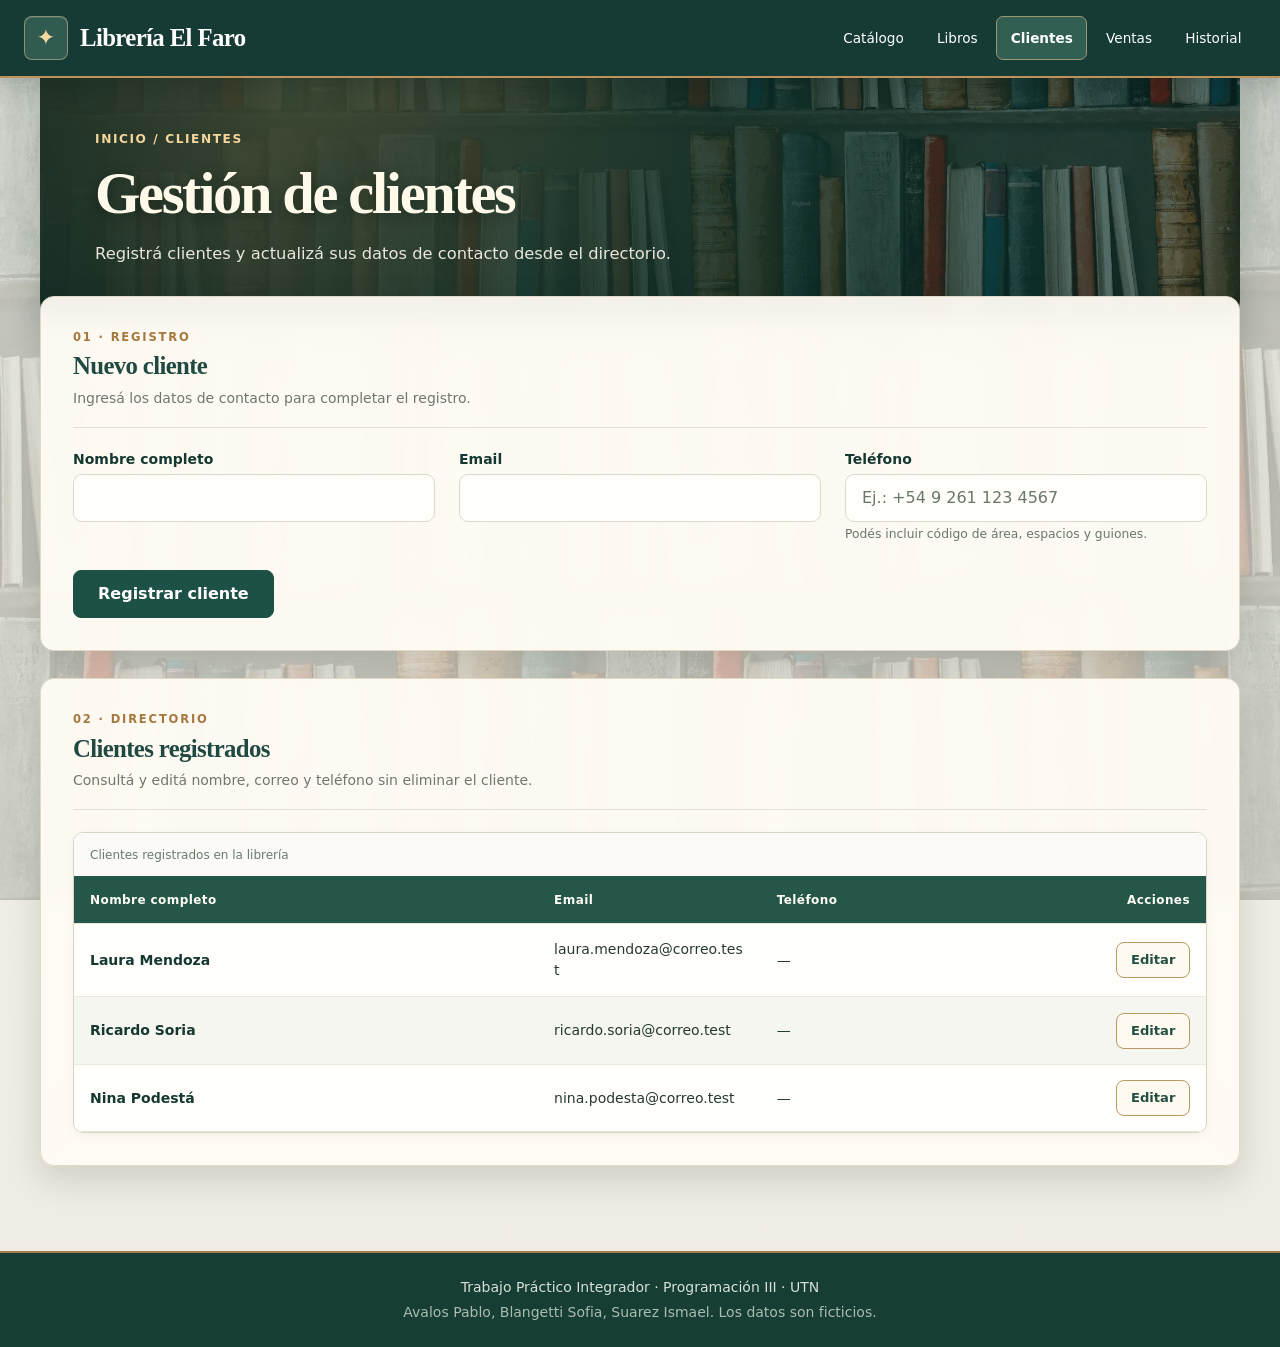
<file: clientes.html>
<!DOCTYPE html>

<html lang="es">

<head>
    <meta charset="utf-8" />
    <meta content="width=device-width, initial-scale=1" name="viewport" />
    <title>Clientes · Librería El Faro</title>
    <link href="css/base.css" rel="stylesheet" />
    <link href="css/disposicion.css" rel="stylesheet" />
    <link href="css/componentes.css" rel="stylesheet" />
    <link href="css/clientes-contacto.css" rel="stylesheet" />
    <script src="js/datos/datos-iniciales.js" defer></script>
    <script src="js/logica/texto.js" defer></script>
    <script src="js/logica/clientes.js" defer></script>
    <script src="js/almacen.js" defer></script>
    <script src="js/interfaz.js" defer></script>
    <script src="js/paginas/clientes.js" defer></script>
  <link rel="stylesheet" href="css/vista-inmersiva.css">
</head>

<body>
    <header class="encabezado">
        <div class="encabezado__interior">
            <div class="encabezado__marca">
                <span aria-hidden="true" class="encabezado__simbolo">✦</span>
                <p class="encabezado__nombre">Librería El Faro</p>
            </div>
            <nav aria-label="Principal" class="navegacion">
                <ul class="navegacion__lista">
                    <li><a class="navegacion__enlace" href="index.html">Catálogo</a></li>
                    <li><a class="navegacion__enlace" href="libros.html">Libros</a></li>
                    <li><a aria-current="page" class="navegacion__enlace" href="clientes.html">Clientes</a></li>
                    <li><a class="navegacion__enlace" href="ventas.html">Ventas</a></li>
                    <li><a class="navegacion__enlace" href="historial.html">Historial</a></li>
                </ul>
            </nav>
        </div>
    </header>
    <main class="contenido">
        <div class="contenido__introduccion">
            <p class="contenido__ruta">Inicio / Clientes</p>
            <h1>Gestión de clientes</h1>
            <p class="contenido__descripcion">Registrá clientes y actualizá sus datos de contacto desde el directorio.
            </p>
        </div>
        <section aria-labelledby="titulo-alta-cliente" class="seccion seccion--panel">
            <div class="seccion__cabecera">
                <p class="seccion__eyebrow">01 · REGISTRO</p>
                <h2 id="titulo-alta-cliente">Nuevo cliente</h2>
                <p class="seccion__descripcion">Ingresá los datos de contacto para completar el registro.</p>
            </div>

            <p class="mensaje mensaje--correcto" id="mensaje-estado" role="status"></p>
            <p class="mensaje mensaje--error" id="mensaje-error" role="alert"></p>
            <form class="formulario formulario--panel formulario--cliente" id="form-cliente" novalidate="">
                <div class="campo">
                    <label class="campo__etiqueta" for="cliente-nombre">Nombre completo</label>
                    <input aria-describedby="error-cliente-nombre" autocomplete="off" class="campo__control"
                        id="cliente-nombre" name="nombre" type="text" />
                    <p class="campo__error" id="error-cliente-nombre"></p>
                </div>
                <div class="campo">
                    <label class="campo__etiqueta" for="cliente-email">Email</label>
                    <input aria-describedby="error-cliente-email" autocomplete="off" class="campo__control"
                        id="cliente-email" name="email" type="email" />
                    <p class="campo__error" id="error-cliente-email"></p>
                </div>
                <div class="campo">
                    <label class="campo__etiqueta" for="cliente-telefono">Teléfono</label>
                    <input aria-describedby="ayuda-cliente-telefono error-cliente-telefono" autocomplete="tel"
                        class="campo__control" id="cliente-telefono" name="telefono" type="tel"
                        placeholder="Ej.: +54 9 261 123 4567" maxlength="25" />
                    <small class="campo__ayuda" id="ayuda-cliente-telefono">Podés incluir código de área, espacios y guiones.</small>
                    <p class="campo__error" id="error-cliente-telefono"></p>
                </div>
                <button class="boton boton--primario" type="submit">Registrar cliente</button>
            </form>
        </section>
        <section aria-labelledby="titulo-listado-clientes" class="seccion seccion--listado">
            <div class="seccion__cabecera">
                <p class="seccion__eyebrow">02 · DIRECTORIO</p>
                <h2 id="titulo-listado-clientes">Clientes registrados</h2>
                <p class="seccion__descripcion">Consultá y editá nombre, correo y teléfono sin eliminar el cliente.</p>
            </div>

            <p class="mensaje mensaje--vacio" hidden="" id="clientes-vacio">No hay clientes registrados.</p>
            <div class="tabla-contenedor">
                <table class="tabla tabla--profesional" id="tabla-clientes">
                    <caption>Clientes registrados en la librería</caption>
                    <thead>
                        <tr>
                            <th scope="col">Nombre completo</th>
                            <th scope="col">Email</th>
                            <th scope="col">Teléfono</th>
                            <th scope="col">Acciones</th>
                        </tr>
                    </thead>
                    <tbody id="filas-clientes">
                        <tr>
                            <td data-campo="nombre">Lucía Fernández</td>
                            <td data-campo="email">lucia.fernandez@example.com</td>
                            <td data-campo="telefono">—</td>
                            <td><button type="button" class="boton cliente-editar" data-accion="editar-cliente">Editar</button></td>
                        </tr>
                        <tr>
                            <td data-campo="nombre">Martín Gómez</td>
                            <td data-campo="email">martin.gomez@example.com</td>
                            <td data-campo="telefono">—</td>
                            <td><button type="button" class="boton cliente-editar" data-accion="editar-cliente">Editar</button></td>
                        </tr>
                        <tr>
                            <td data-campo="nombre">Carla Ruiz</td>
                            <td data-campo="email">carla.ruiz@example.com</td>
                            <td data-campo="telefono">—</td>
                            <td><button type="button" class="boton cliente-editar" data-accion="editar-cliente">Editar</button></td>
                        </tr>
                    </tbody>
                </table>
            </div>
        </section>
        <template id="plantilla-fila-cliente">
            <tr>
                <td data-campo="nombre"></td>
                <td data-campo="email"></td>
                <td data-campo="telefono"></td>
                <td data-campo="acciones"><button type="button" class="boton cliente-editar" data-accion="editar-cliente">Editar</button></td>
            </tr>
        </template>
        <!-- Se abre exclusivamente desde el botón Editar de una fila. -->
        <dialog id="dialogo-editar-cliente" class="cliente-modal" aria-labelledby="titulo-editar-cliente"
            aria-describedby="descripcion-editar-cliente">
            <div class="cliente-modal__caja">
                <header class="cliente-modal__cabecera">
                    <div>
                        <p class="cliente-modal__eyebrow">DIRECTORIO · DATOS DE CONTACTO</p>
                        <h2 id="titulo-editar-cliente">Editar cliente</h2>
                        <p id="descripcion-editar-cliente">Modificá los datos y guardá los cambios. El historial de ventas se conserva.</p>
                    </div>
                    <button id="cerrar-edicion-cliente" class="cliente-modal__cerrar" type="button"
                        aria-label="Cerrar edición">&times;</button>
                </header>
                <form id="form-editar-cliente" class="cliente-modal__formulario" novalidate>
                    <p id="mensaje-error-edicion" class="mensaje mensaje--error" role="alert" hidden></p>
                    <div class="campo">
                        <label class="campo__etiqueta" for="editar-cliente-nombre">Nombre completo</label>
                        <input id="editar-cliente-nombre" class="campo__control" type="text" name="nombre"
                            autocomplete="name" aria-describedby="error-editar-cliente-nombre" required>
                        <p id="error-editar-cliente-nombre" class="campo__error"></p>
                    </div>
                    <div class="campo">
                        <label class="campo__etiqueta" for="editar-cliente-email">Email</label>
                        <input id="editar-cliente-email" class="campo__control" type="email" name="email"
                            autocomplete="email" aria-describedby="error-editar-cliente-email" required>
                        <p id="error-editar-cliente-email" class="campo__error"></p>
                    </div>
                    <div class="campo">
                        <label class="campo__etiqueta" for="editar-cliente-telefono">Teléfono</label>
                        <input id="editar-cliente-telefono" class="campo__control" type="tel" name="telefono"
                            autocomplete="tel" maxlength="25" placeholder="Ej.: +54 9 261 123 4567"
                            aria-describedby="ayuda-editar-cliente-telefono error-editar-cliente-telefono" required>
                        <small id="ayuda-editar-cliente-telefono" class="campo__ayuda">Podés incluir código de área, espacios y guiones.</small>
                        <p id="error-editar-cliente-telefono" class="campo__error"></p>
                    </div>
                    <div class="cliente-modal__acciones">
                        <button id="cancelar-edicion-cliente" type="button" class="boton boton--secundario">Cancelar</button>
                        <button type="submit" class="boton boton--primario">Guardar cambios</button>
                    </div>
                </form>
            </div>
        </dialog>
    </main>
    <footer class="pie">
        <p>Trabajo Práctico Integrador · Programación III · UTN</p>
        <p>Avalos Pablo, Blangetti Sofia, Suarez Ismael. Los datos son ficticios.</p>
    </footer>
</body>

</html>
</file>
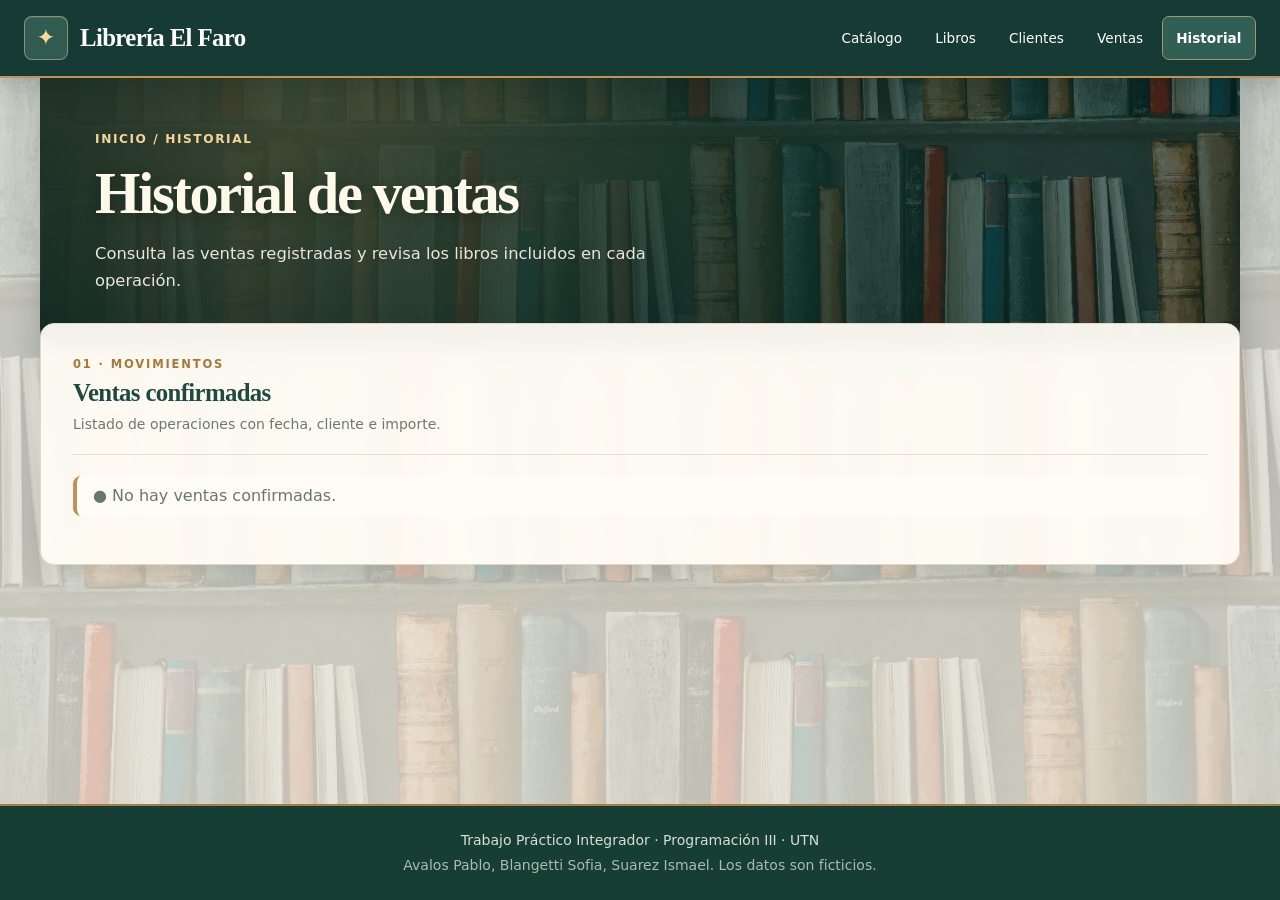
<file: historial.html>
<!DOCTYPE html>

<html lang="es">
<head>
<meta charset="utf-8"/>
<meta content="width=device-width, initial-scale=1" name="viewport"/>
<title>Historial · Librería El Faro</title>
<link href="css/base.css" rel="stylesheet"/>
<link href="css/disposicion.css" rel="stylesheet"/>
<link href="css/componentes.css" rel="stylesheet"/>
  <link rel="stylesheet" href="css/vista-inmersiva.css">
<script defer src="js/datos/datos-iniciales.js"></script>
<script defer src="js/almacen.js"></script>
<script defer src="js/interfaz.js"></script>
<script defer src="js/paginas/historial.js"></script>
</head>
<body>
<header class="encabezado">
<div class="encabezado__interior">
<div class="encabezado__marca">
<span aria-hidden="true" class="encabezado__simbolo">✦</span>
<p class="encabezado__nombre">Librería El Faro</p>
</div>
<nav aria-label="Principal" class="navegacion">
<ul class="navegacion__lista">
<li><a class="navegacion__enlace" href="index.html">Catálogo</a></li>
<li><a class="navegacion__enlace" href="libros.html">Libros</a></li>
<li><a class="navegacion__enlace" href="clientes.html">Clientes</a></li>
<li><a class="navegacion__enlace" href="ventas.html">Ventas</a></li>
<li><a aria-current="page" class="navegacion__enlace" href="historial.html">Historial</a></li>
</ul>
</nav>
</div>
</header>
<main class="contenido">
<div class="contenido__introduccion">
<p class="contenido__ruta">Inicio / Historial</p>
<h1>Historial de ventas</h1>
<p class="contenido__descripcion">Consulta las ventas registradas y revisa los libros incluidos en cada operación.</p>
</div>
<section aria-labelledby="titulo-listado-ventas" class="seccion seccion--listado"><div class="seccion__cabecera"><p class="seccion__eyebrow">01 · MOVIMIENTOS</p><h2 id="titulo-listado-ventas">Ventas confirmadas</h2><p class="seccion__descripcion">Listado de operaciones con fecha, cliente e importe.</p></div>

<p class="mensaje mensaje--error" hidden id="mensaje-error" role="alert"></p>
<p class="mensaje mensaje--vacio" hidden="" id="ventas-vacio" role="status">No hay ventas confirmadas.</p>
<div class="tabla-contenedor" role="region" aria-label="Tabla de ventas confirmadas" tabindex="0" hidden>
<table class="tabla tabla--profesional tabla--ancha" id="tabla-ventas" hidden>
<caption>Ventas confirmadas</caption>
<thead>
<tr>
<th scope="col">Identificador</th>
<th scope="col">Fecha</th>
<th scope="col">Cliente</th>
<th scope="col">Total</th>
<th scope="col">Detalle</th>
</tr>
</thead>
<tbody id="filas-ventas">
</tbody>
</table>
</div>
</section>
<section aria-labelledby="detalle-venta-titulo" class="seccion seccion--panel" id="detalle-venta" hidden><div class="seccion__cabecera"><p class="seccion__eyebrow">02 · DETALLE</p><h2 id="detalle-venta-titulo" tabindex="-1">Detalle de la venta</h2><p class="seccion__descripcion">Renglones correspondientes a la venta seleccionada.</p></div>

<div class="tabla-contenedor" role="region" aria-label="Renglones de la venta seleccionada" tabindex="0">
<table class="tabla tabla--profesional tabla--ancha">
<caption>Renglones de la venta</caption>
<thead>
<tr>
<th scope="col">Libro</th>
<th scope="col">Cantidad</th>
<th scope="col">Precio unitario</th>
<th scope="col">Subtotal</th>
</tr>
</thead>
<tbody id="filas-detalle">
</tbody>
</table>
</div>
<p class="detalle-total">Total: <output id="detalle-total">$ 0,00</output></p>
</section>
<template id="plantilla-fila-venta">
<tr>
<th data-campo="identificador" scope="row"></th>
<td data-campo="fecha"></td>
<td data-campo="cliente"></td>
<td data-campo="total"></td>
<td><button class="boton boton--secundario" data-accion="ver-detalle" type="button">Ver detalle de la venta</button></td>
</tr>
</template>
<template id="plantilla-fila-detalle">
<tr>
<th data-campo="libro" scope="row"></th>
<td data-campo="cantidad"></td>
<td data-campo="precio-unitario"></td>
<td data-campo="subtotal"></td>
</tr>
</template>
</main>
<footer class="pie">
<p>Trabajo Práctico Integrador · Programación III · UTN</p>
<p>Avalos Pablo, Blangetti Sofia, Suarez Ismael. Los datos son ficticios.</p>
</footer>
</body>
</html>
</file>
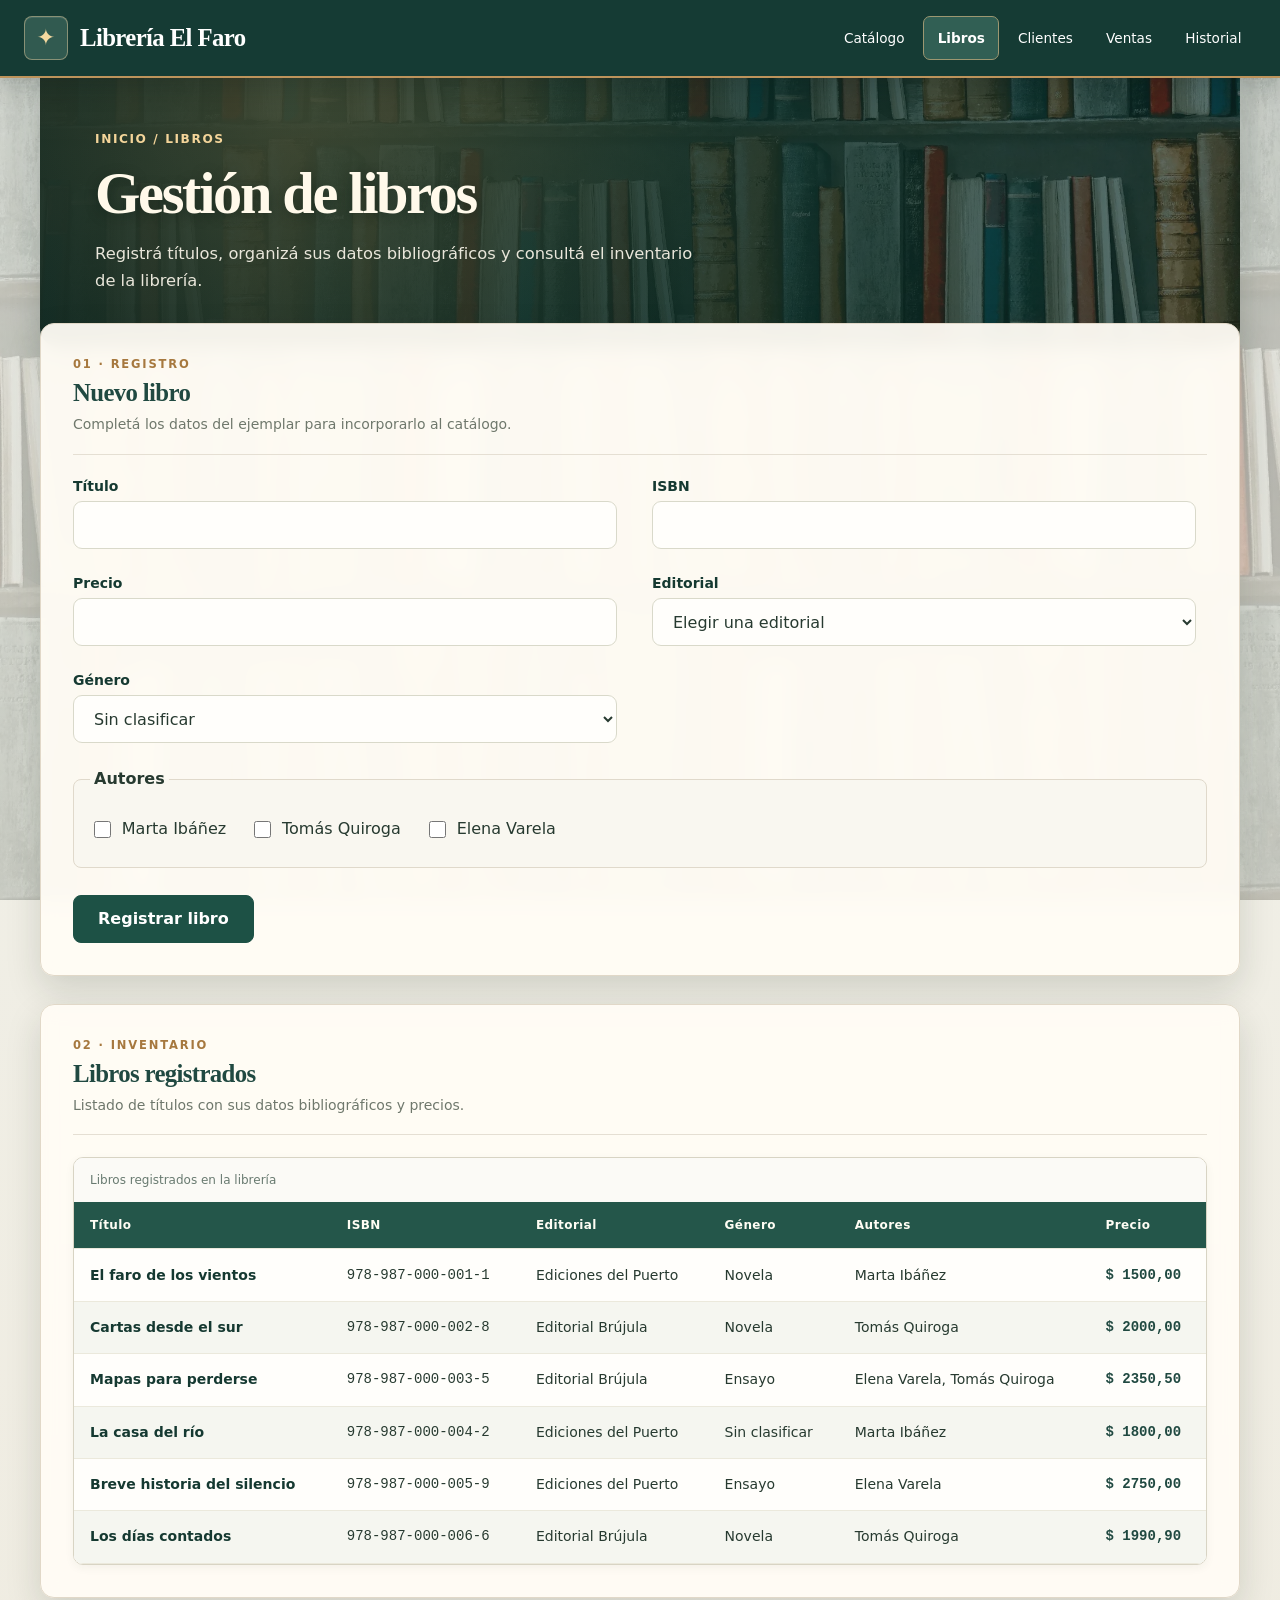
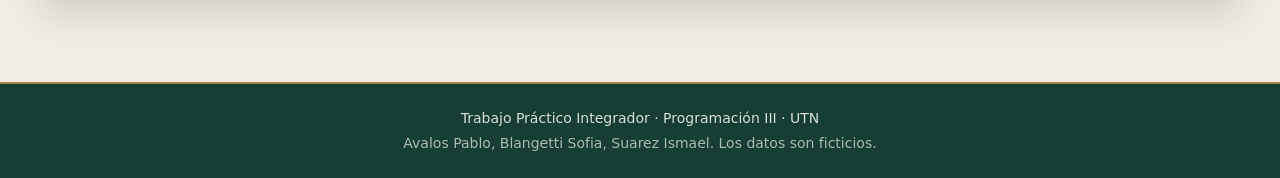
<file: libros.html>
<!DOCTYPE html>

<html lang="es">
<head>
<meta charset="utf-8"/>
<meta content="width=device-width, initial-scale=1" name="viewport"/>
<title>Libros · Librería El Faro</title>
<link href="css/base.css" rel="stylesheet"/>
<link href="css/disposicion.css" rel="stylesheet"/>
<link href="css/componentes.css" rel="stylesheet"/>
<script src="js/datos/datos-iniciales.js" defer></script>
<script src="js/logica/texto.js" defer></script>
<script src="js/logica/catalogo.js" defer></script>
<script src="js/logica/libros.js" defer></script>
<script src="js/almacen.js" defer></script>
<script src="js/interfaz.js" defer></script>
<script src="js/paginas/libros.js" defer></script>
  <link rel="stylesheet" href="css/vista-inmersiva.css">
</head>
<body>
<header class="encabezado">
<div class="encabezado__interior">
<div class="encabezado__marca">
<span aria-hidden="true" class="encabezado__simbolo">✦</span>
<p class="encabezado__nombre">Librería El Faro</p>
</div>
<nav aria-label="Principal" class="navegacion">
<ul class="navegacion__lista">
<li><a class="navegacion__enlace" href="index.html">Catálogo</a></li>
<li><a aria-current="page" class="navegacion__enlace" href="libros.html">Libros</a></li>
<li><a class="navegacion__enlace" href="clientes.html">Clientes</a></li>
<li><a class="navegacion__enlace" href="ventas.html">Ventas</a></li>
<li><a class="navegacion__enlace" href="historial.html">Historial</a></li>
</ul>
</nav>
</div>
</header>
<main class="contenido">
<div class="contenido__introduccion">
<p class="contenido__ruta">Inicio / Libros</p>
<h1>Gestión de libros</h1>
<p class="contenido__descripcion">Registrá títulos, organizá sus datos bibliográficos y consultá el inventario de la librería.</p>
</div>
<section aria-labelledby="titulo-alta-libro" class="seccion seccion--panel"><div class="seccion__cabecera"><p class="seccion__eyebrow">01 · REGISTRO</p><h2 id="titulo-alta-libro">Nuevo libro</h2><p class="seccion__descripcion">Completá los datos del ejemplar para incorporarlo al catálogo.</p></div>

<p class="mensaje mensaje--correcto" id="mensaje-estado" role="status"></p>
<p class="mensaje mensaje--error" id="mensaje-error" role="alert"></p>
<form class="formulario formulario--panel" id="form-libro" novalidate="">
<div class="campo">
<label class="campo__etiqueta" for="libro-titulo">Título</label>
<input aria-describedby="error-libro-titulo" class="campo__control" id="libro-titulo" name="titulo" type="text"/>
<p class="campo__error" id="error-libro-titulo"></p>
</div>
<div class="campo">
<label class="campo__etiqueta" for="libro-isbn">ISBN</label>
<input aria-describedby="error-libro-isbn" class="campo__control" id="libro-isbn" name="isbn" type="text"/>
<p class="campo__error" id="error-libro-isbn"></p>
</div>
<div class="campo">
<label class="campo__etiqueta" for="libro-precio">Precio</label>
<input aria-describedby="error-libro-precio" class="campo__control" id="libro-precio" min="0.01" name="precio" step="0.01" type="number"/>
<p class="campo__error" id="error-libro-precio"></p>
</div>
<div class="campo">
<label class="campo__etiqueta" for="libro-editorial">Editorial</label>
<select aria-describedby="error-libro-editorial" class="campo__control" id="libro-editorial" name="editorial">
<option value="">Elegir una editorial</option>
<option value="editorial-1">Ediciones del Puerto</option>
<option value="editorial-2">Editorial Brújula</option>
</select>
<p class="campo__error" id="error-libro-editorial"></p>
</div>
<div class="campo">
<label class="campo__etiqueta" for="libro-genero">Género</label>
<select aria-describedby="error-libro-genero" class="campo__control" id="libro-genero" name="genero">
<option value="">Sin clasificar</option>
<option value="genero-1">Novela</option>
<option value="genero-2">Ensayo</option>
</select>
<p class="campo__error" id="error-libro-genero"></p>
</div>
<fieldset aria-describedby="error-libro-autores" class="grupo-opciones" id="libro-autores">
<legend>Autores</legend>
<label class="grupo-opciones__opcion"><input name="autores" type="checkbox" value="autor-1"/> <span data-campo="nombre">Marta Ibáñez</span></label>
<label class="grupo-opciones__opcion"><input name="autores" type="checkbox" value="autor-2"/> <span data-campo="nombre">Tomás Quiroga</span></label>
<label class="grupo-opciones__opcion"><input name="autores" type="checkbox" value="autor-3"/> <span data-campo="nombre">Elena Varela</span></label>
</fieldset>
<p class="campo__error" id="error-libro-autores"></p>
<button class="boton boton--primario" type="submit">Registrar libro</button>
</form>
</section>
<section aria-labelledby="titulo-listado-libros" class="seccion seccion--listado"><div class="seccion__cabecera"><p class="seccion__eyebrow">02 · INVENTARIO</p><h2 id="titulo-listado-libros">Libros registrados</h2><p class="seccion__descripcion">Listado de títulos con sus datos bibliográficos y precios.</p></div>

<p class="mensaje mensaje--vacio" hidden="" id="libros-vacio">No hay libros registrados.</p>
<div class="tabla-contenedor">
<table class="tabla tabla--profesional tabla--ancha" id="tabla-libros">
<caption>Libros registrados en la librería</caption>
<thead>
<tr>
<th scope="col">Título</th>
<th scope="col">ISBN</th>
<th scope="col">Editorial</th>
<th scope="col">Género</th>
<th scope="col">Autores</th>
<th scope="col">Precio</th>
</tr>
</thead>
<tbody id="filas-libros">
<tr>
<td data-campo="titulo">El faro de los vientos</td>
<td data-campo="isbn">978-987-000-001-1</td>
<td data-campo="editorial">Ediciones del Puerto</td>
<td class="tabla__genero" data-campo="genero">Novela</td>
<td data-campo="autores">Marta Ibáñez</td>
<td data-campo="precio">$ 1500,00</td>
</tr>
<tr>
<td data-campo="titulo">Cartas desde el sur</td>
<td data-campo="isbn">978-987-000-002-8</td>
<td data-campo="editorial">Editorial Brújula</td>
<td class="tabla__genero" data-campo="genero">Novela</td>
<td data-campo="autores">Tomás Quiroga</td>
<td data-campo="precio">$ 2000,00</td>
</tr>
<tr>
<td data-campo="titulo">Mapas para perderse</td>
<td data-campo="isbn">978-987-000-003-5</td>
<td data-campo="editorial">Editorial Brújula</td>
<td class="tabla__genero" data-campo="genero">Ensayo</td>
<td data-campo="autores">Elena Varela, Tomás Quiroga</td>
<td data-campo="precio">$ 2350,50</td>
</tr>
<tr>
<td data-campo="titulo">La casa del río</td>
<td data-campo="isbn">978-987-000-004-2</td>
<td data-campo="editorial">Ediciones del Puerto</td>
<td class="tabla__genero" data-campo="genero">Sin clasificar</td>
<td data-campo="autores">Marta Ibáñez</td>
<td data-campo="precio">$ 1800,00</td>
</tr>
<tr>
<td data-campo="titulo">Breve historia del silencio</td>
<td data-campo="isbn">978-987-000-005-9</td>
<td data-campo="editorial">Ediciones del Puerto</td>
<td class="tabla__genero" data-campo="genero">Ensayo</td>
<td data-campo="autores">Elena Varela</td>
<td data-campo="precio">$ 2750,00</td>
</tr>
<tr>
<td data-campo="titulo">Los días contados</td>
<td data-campo="isbn">978-987-000-006-6</td>
<td data-campo="editorial">Editorial Brújula</td>
<td class="tabla__genero" data-campo="genero">Novela</td>
<td data-campo="autores">Tomás Quiroga</td>
<td data-campo="precio">$ 1990,90</td>
</tr>
</tbody>
</table>
</div>
</section>
<template id="plantilla-opcion-autor">
<label class="grupo-opciones__opcion"><input name="autores" type="checkbox" value=""/> <span data-campo="nombre"></span></label>
</template>
<template id="plantilla-fila-libro">
<tr>
<td data-campo="titulo"></td>
<td data-campo="isbn"></td>
<td data-campo="editorial"></td>
<td data-campo="genero"></td>
<td data-campo="autores"></td>
<td data-campo="precio"></td>
</tr>
</template>
</main>
<footer class="pie">
<p>Trabajo Práctico Integrador · Programación III · UTN</p>
<p>Avalos Pablo, Blangetti Sofia, Suarez Ismael. Los datos son ficticios.</p>
</footer>
</body>
</html>
</file>
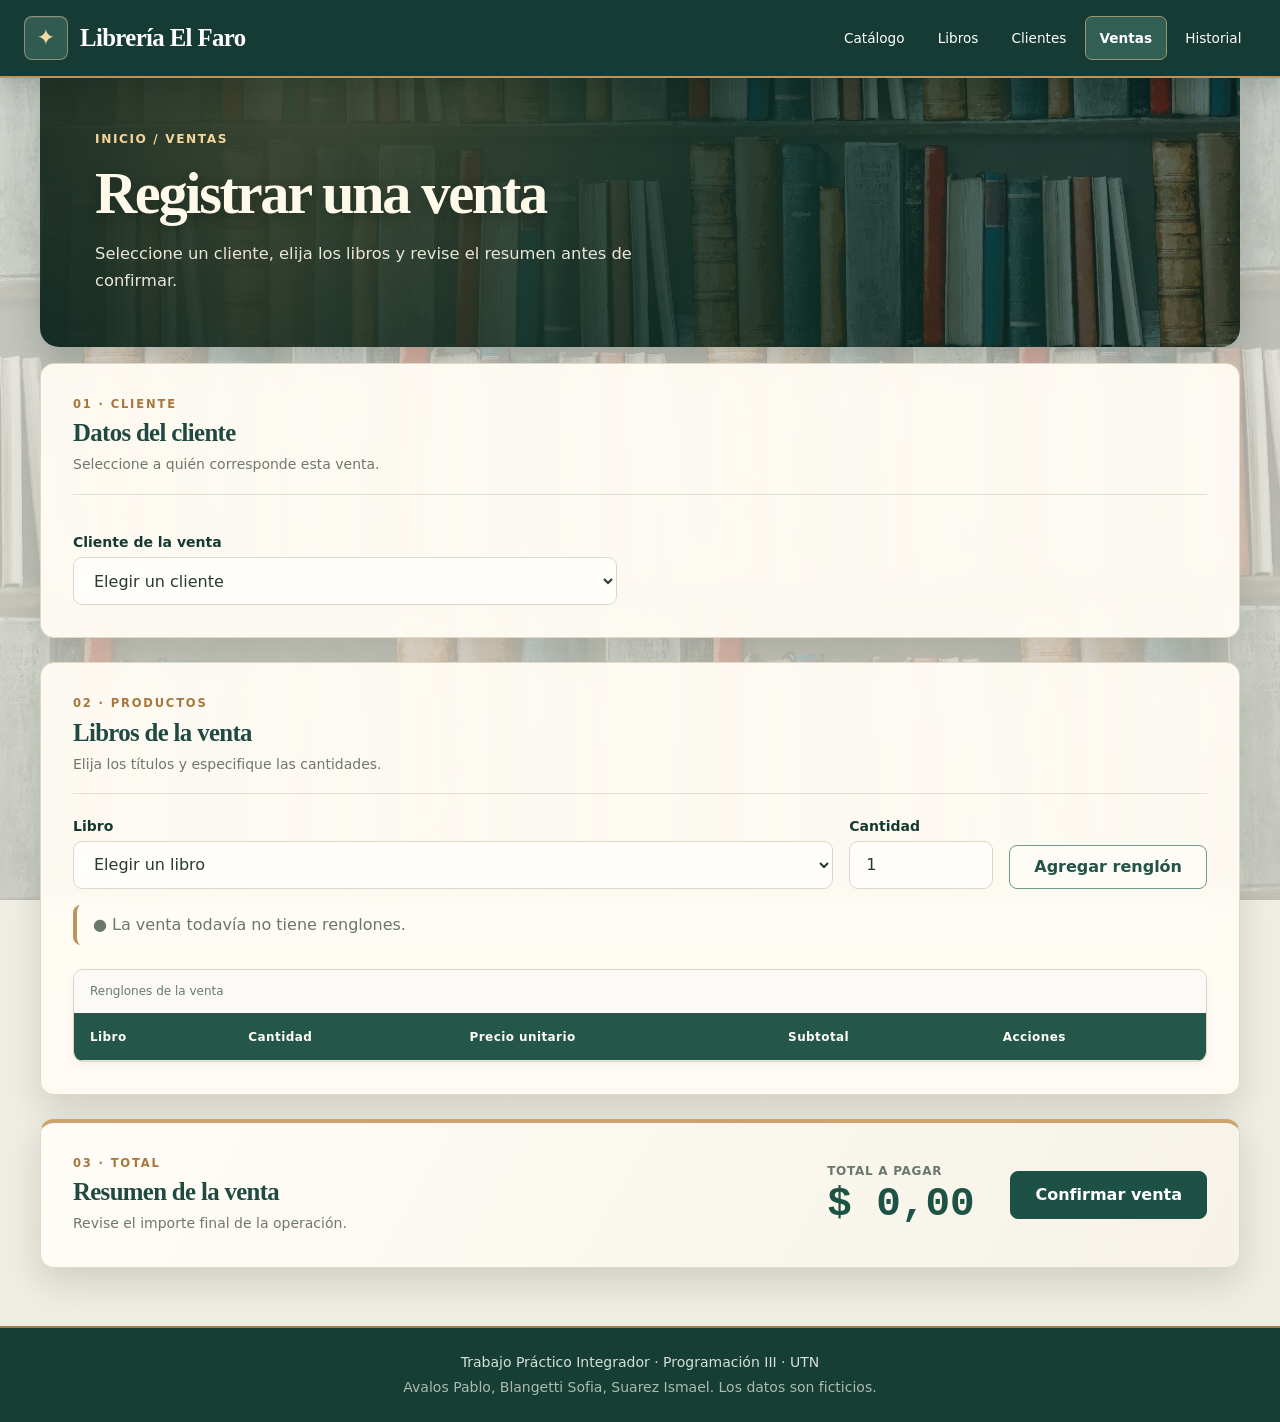
<file: ventas.html>
<!DOCTYPE html>

<html lang="es">

<head>
    <meta charset="utf-8" />
    <meta content="width=device-width, initial-scale=1" name="viewport" />
    <title>Ventas · Librería El Faro</title>
    <link href="css/base.css" rel="stylesheet" />
    <link href="css/disposicion.css" rel="stylesheet" />
    <link href="css/componentes.css" rel="stylesheet" />
    <link rel="stylesheet" href="css/vista-inmersiva.css">
    <link rel="stylesheet" href="css/ticket-venta.css">
    <script defer src="js/datos/datos-iniciales.js"></script>
    <script defer src="js/logica/ventas.js"></script>
    <script defer src="js/almacen.js"></script>
    <script defer src="js/interfaz.js"></script>
    <script defer src="js/paginas/ticket-venta.js"></script>
    <script defer src="js/paginas/ventas.js"></script>
</head>

<body>
    <header class="encabezado">
        <div class="encabezado__interior">
            <div class="encabezado__marca">
                <span aria-hidden="true" class="encabezado__simbolo">✦</span>
                <p class="encabezado__nombre">Librería El Faro</p>
            </div>
            <nav aria-label="Principal" class="navegacion">
                <ul class="navegacion__lista">
                    <li><a class="navegacion__enlace" href="index.html">Catálogo</a></li>
                    <li><a class="navegacion__enlace" href="libros.html">Libros</a></li>
                    <li><a class="navegacion__enlace" href="clientes.html">Clientes</a></li>
                    <li><a aria-current="page" class="navegacion__enlace" href="ventas.html">Ventas</a></li>
                    <li><a class="navegacion__enlace" href="historial.html">Historial</a></li>
                </ul>
            </nav>
        </div>
    </header>
    <main class="contenido">
        <div class="contenido__introduccion">
            <p class="contenido__ruta">Inicio / Ventas</p>
            <h1>Registrar una venta</h1>
            <p class="contenido__descripcion">Seleccione un cliente, elija los libros y revise el resumen antes de
                confirmar.</p>
        </div>
        <p class="mensaje mensaje--correcto" id="mensaje-estado" role="status"></p>
        <p class="mensaje mensaje--error" id="mensaje-error" role="alert"></p>
        <form class="formulario formulario--venta" id="form-venta" novalidate="">
            <section aria-labelledby="titulo-venta-cliente" class="seccion seccion--panel">
                <div class="seccion__cabecera">
                    <p class="seccion__eyebrow">01 · CLIENTE</p>
                    <h2 id="titulo-venta-cliente">Datos del cliente</h2>
                    <p class="seccion__descripcion">Seleccione a quién corresponde esta venta.</p>
                </div>

                <div class="campo">
                    <label class="campo__etiqueta" for="venta-cliente">Cliente de la venta</label>
                    <select aria-describedby="error-venta-cliente" class="campo__control" id="venta-cliente"
                        name="cliente">
                        <option value="">Elegir un cliente</option>
                    </select>
                    <p class="campo__error" id="error-venta-cliente"></p>
                </div>
            </section>
            <section aria-labelledby="titulo-venta-renglones" class="seccion seccion--panel seccion--productos">
                <div class="seccion__cabecera">
                    <p class="seccion__eyebrow">02 · PRODUCTOS</p>
                    <h2 id="titulo-venta-renglones">Libros de la venta</h2>
                    <p class="seccion__descripcion">Elija los títulos y especifique las cantidades.</p>
                </div>

                <div class="venta__controles">
                    <div class="campo">
                        <label class="campo__etiqueta" for="venta-libro">Libro</label>
                        <select aria-describedby="error-venta-libro" class="campo__control" id="venta-libro"
                            name="libro">
                            <option value="">Elegir un libro</option>
                        </select>
                        <p class="campo__error" id="error-venta-libro"></p>
                    </div>
                    <div class="campo">
                        <label class="campo__etiqueta" for="venta-cantidad">Cantidad</label>
                        <input aria-describedby="error-venta-cantidad" class="campo__control" id="venta-cantidad"
                            min="1" name="cantidad" step="1" type="number" value="1" />
                        <p class="campo__error" id="error-venta-cantidad"></p>
                    </div>
                    <button class="boton boton--secundario" id="boton-agregar-renglon" type="button">Agregar
                        renglón</button>
                </div>
                <p class="mensaje mensaje--vacio" id="renglones-vacio">La venta todavía no tiene renglones.
                </p>
                <div class="tabla-contenedor" tabindex="0" role="region" aria-label="Renglones de la venta">
                    <table class="tabla tabla--profesional tabla--ancha" id="tabla-renglones">
                        <caption>Renglones de la venta</caption>
                        <thead>
                            <tr>
                                <th scope="col">Libro</th>
                                <th scope="col">Cantidad</th>
                                <th scope="col">Precio unitario</th>
                                <th scope="col">Subtotal</th>
                                <th scope="col">Acciones</th>
                            </tr>
                        </thead>
                        <tbody id="filas-renglones"></tbody>
                    </table>
                </div>
            </section>
            <section aria-labelledby="titulo-venta-resumen" class="seccion resumen seccion--panel seccion--resumen">
                <div class="seccion__cabecera">
                    <p class="seccion__eyebrow">03 · TOTAL</p>
                    <h2 id="titulo-venta-resumen">Resumen de la venta</h2>
                    <p class="seccion__descripcion">Revise el importe final de la operación.</p>
                </div>

                <div class="resumen__cierre">
                    <div class="resumen__importe">
                        <span class="resumen__etiqueta">Total a pagar</span>
                        <output id="venta-total" aria-live="polite">$ 0,00</output>
                    </div>
                    <button class="boton boton--primario" id="boton-confirmar-venta" type="submit">Confirmar
                        venta</button>
                </div>
            </section>
        </form>
        <!-- El ticket se muestra solo después de guardar exitosamente una venta. -->
        <dialog id="modal-comprobante" class="ticket-venta__dialogo" aria-labelledby="ticket-venta-titulo" aria-describedby="ticket-venta-descripcion">
            <div class="ticket-venta__encabezado">
                <div>
                    <p class="ticket-venta__eyebrow">OPERACIÓN REGISTRADA</p>
                    <h2 id="ticket-venta-titulo">Tu comprobante está listo</h2>
                    <p id="ticket-venta-descripcion">La impresora de El Faro está preparando el ticket de la venta.</p>
                </div>
                <button type="button" id="ticket-venta-cerrar" class="ticket-venta__cerrar" aria-label="Cerrar comprobante">×</button>
            </div>
            <div class="ticket-venta__visor" id="ticket-venta-visor">
                <div class="ticket-venta__escena" id="ticket-venta-escena" data-estado="reposo">
                <div class="ticket-venta__impresora" aria-hidden="true">
                    <div class="ticket-venta__superior"><span class="ticket-venta__emblema">✦</span><span class="ticket-venta__placa">LIBRERÍA EL FARO</span></div>
                    <div class="ticket-venta__pantalla">
                        <div class="ticket-venta__pantalla-cabecera"><span>MOSTRADOR · COMPROBANTE</span><span id="ticket-venta-indicador">EN ESPERA</span></div>
                        <strong id="ticket-venta-estado">Preparando tu ticket…</strong>
                        <small id="ticket-venta-detalle">Verificando el comprobante</small>
                        <div class="ticket-venta__progreso" aria-hidden="true"><span></span></div>
                    </div>
                    <div class="ticket-venta__ranura"></div>
                </div>
                <div class="ticket-venta__papel-contenedor" id="ticket-venta-papel-contenedor">
                    <div class="ticket-venta__papel-caja">
                        <article class="ticket-venta__papel" id="ticket-venta-papel" aria-label="Comprobante interno de venta">
                            <div class="ticket-venta__cabecera-papel"><span aria-hidden="true">✦</span><h3>LIBRERÍA EL FARO</h3><p>Historias para cada lector</p><strong>COMPROBANTE INTERNO · NO FISCAL</strong></div>
                            <div class="ticket-venta__guiones" aria-hidden="true"></div>
                            <dl class="ticket-venta__metadatos">
                                <div><dt>OPERACIÓN</dt><dd id="ticket-venta-id">—</dd></div>
                                <div><dt>FECHA</dt><dd id="ticket-venta-fecha">—</dd></div>
                                <div><dt>CLIENTE</dt><dd id="ticket-venta-cliente">—</dd></div>
                            </dl>
                            <div class="ticket-venta__guiones" aria-hidden="true"></div>
                            <div class="ticket-venta__columnas"><strong>DESCRIPCIÓN</strong><strong>IMPORTE</strong></div>
                            <div id="ticket-venta-renglones" class="ticket-venta__renglones"></div>
                            <div class="ticket-venta__guiones" aria-hidden="true"></div>
                            <div class="ticket-venta__total"><strong>TOTAL</strong><strong id="ticket-venta-total">$ 0,00</strong></div>
                            <div class="ticket-venta__codigo" aria-hidden="true"></div>
                            <p class="ticket-venta__codigo-texto" id="ticket-venta-codigo">—</p>
                            <p class="ticket-venta__gracias">¡Gracias por elegirnos!</p>
                            <p class="ticket-venta__frase">Cada libro es una puerta a otro mundo.</p>
                            <p class="ticket-venta__no-fiscal">No constituye una factura ni un comprobante fiscal.</p>
                        </article>
                    </div>
                </div>
            </div>
            </div><!-- Fin del visor que ajusta el comprobante a la pantalla -->
            <p class="ticket-venta__anuncio" id="ticket-venta-anuncio" role="status" aria-live="polite">El ticket saldrá de la impresora.</p>
            <div class="ticket-venta__acciones">
                <button type="button" class="boton boton--secundario" id="ticket-venta-repetir" disabled>Repetir animación</button>
                <button type="button" class="boton boton--primario" id="ticket-venta-imprimir" disabled>Imprimir / Guardar PDF</button>
            </div>
        </dialog>
        <template id="plantilla-fila-renglon">
            <tr>
                <th data-campo="libro" scope="row"></th>
                <td>
                    <label class="campo__etiqueta"><span class="solo-lectores">Cantidad de <span data-campo="libro"></span></span>
                        <input class="campo__control" data-campo="cantidad" min="1" name="cantidad-renglon" step="1"
                            type="number" />
                    </label>
                    <p class="campo__error" data-campo="error-cantidad" hidden></p>
                </td>
                <td data-campo="precio-unitario"></td>
                <td data-campo="subtotal"></td>
                <td><button class="boton boton--secundario" data-accion="quitar-renglon" type="button">Quitar <span
                            data-campo="libro"></span></button></td>
            </tr>
        </template>
    </main>
    <footer class="pie">
        <p>Trabajo Práctico Integrador · Programación III · UTN</p>
        <p>Avalos Pablo, Blangetti Sofia, Suarez Ismael. Los datos son ficticios.</p>
    </footer>
    <!-- Copia solo para impresión: evita que el modal o su animación oculten el papel en el PDF. -->
    <div id="ticket-venta-impresion" class="ticket-venta__impresion" aria-hidden="true"></div>
</body>

</html>
</file>
<file: css/base.css>
/* ==========================================================
   LIBRERÍA EL FARO — BASE
   Paleta C: verde petróleo + marfil + acento dorado.
   Mantener los colores definidos acá, no dispersos en otras hojas.
   ========================================================== */

:root {
  /* Identidad y superficies */
  --color-fondo: #f4f7f4;
  --color-superficie: #ffffff;
  --color-fondo-alterno: #e8eeea;
  --color-texto: #243431;
  --color-texto-suave: #657a72;
  --color-texto-inverso: #ffffff;
  --color-primario: #214e4a;
  --color-primario-oscuro: #173b38;
  --color-primario-intermedio: #39746b;
  --color-primario-claro: #e3ede8;
  --color-acento: #a57836;
  --color-acento-claro: #f1dcb3;
  --color-borde: #d9e5df;
  --color-borde-resaltado: #a9c9bd;
  --color-error: #93201a;
  --color-error-fondo: #f7e8e6;
  --color-sombra: rgba(32, 78, 73, 0.09);
  --color-sombra-fuerte: rgba(32, 78, 73, 0.15);

  /* Etiquetas de género */
  --genero-novela-fondo: #ddf0ea;
  --genero-novela-borde: #b8dcd0;
  --genero-novela-texto: #245c4d;
  --genero-ensayo-fondo: #fff0d6;
  --genero-ensayo-borde: #f0d7a8;
  --genero-ensayo-texto: #805313;
  --genero-sin-fondo: #edefef;
  --genero-sin-borde: #cdd5d3;
  --genero-sin-texto: #52615e;

  /* Portadas ficticias cuando no hay imagen */
  --portada-default: linear-gradient(155deg, #214e4a, #39746b);
  --portada-novela: linear-gradient(160deg, #173e4c, #327783 65%, #9faca0);
  --portada-ensayo: linear-gradient(160deg, #6b543f, #a28765 75%, #cab39b);
  --portada-sin-clasificar: linear-gradient(160deg, #4a647a, #859cac 75%, #bdc6cc);

  /* Tipografía */
  --fuente-sans: system-ui, "Segoe UI", Roboto, Arial, sans-serif;
  --fuente-titulos: Georgia, "Times New Roman", serif;
  --fuente-mono: ui-monospace, "Cascadia Mono", Consolas, "Courier New", monospace;
  --tamano-texto-pequeno: 0.875rem;
  --tamano-cuerpo: 1rem;
  --tamano-destacado: 1.125rem;
  --tamano-titulo: 1.375rem;
  --tamano-titulo-principal: clamp(2rem, 4vw, 2.625rem);
  --interlineado-cuerpo: 1.5;
  --interlineado-titulos: 1.2;

  /* Espaciado */
  --espacio-1: 0.25rem;
  --espacio-2: 0.5rem;
  --espacio-3: 1rem;
  --espacio-4: 1.5rem;
  --espacio-5: 2rem;
  --espacio-6: 3rem;

  /* Dimensiones y efectos */
  --radio: 0.75rem;
  --radio-sm: 0.5rem;
  --sombra: 0 3px 14px var(--color-sombra);
  --sombra-hover: 0 12px 26px var(--color-sombra-fuerte);
  --ancho-maximo: 70rem;
  --ancho-control-maximo: 34rem;
  --alto-tactil: 2.75rem;
  --grosor-trazo: 0.25rem;
}

*,
*::before,
*::after {
  box-sizing: border-box;
}

html {
  min-width: 320px;
}

body {
  margin: 0;
  min-height: 100vh;
  display: flex;
  flex-direction: column;
  background: var(--color-fondo);
  color: var(--color-texto);
  font-family: var(--fuente-sans);
  font-size: var(--tamano-cuerpo);
  line-height: var(--interlineado-cuerpo);
}

h1, h2, h3, p {
  margin: 0;
}

img {
  display: block;
  max-width: 100%;
  height: auto;
}

[hidden] {
  display: none !important;
}

:focus-visible {
  outline: 0.1875rem solid var(--color-acento);
  outline-offset: 0.125rem;
}

.encabezado :focus-visible {
  outline-color: var(--color-acento-claro);
}

@media (prefers-reduced-motion: reduce) {
  *, *::before, *::after {
    transition: none !important;
    animation: none !important;
  }
}
</file>
<file: css/disposicion.css>
/* ==========================================================
   LIBRERÍA EL FARO — DISPOSICIÓN
   Encabezado, navegación, contenido, grilla y adaptación.
   ========================================================== */

/* El fondo del header ocupa TODO el viewport; no limitar su ancho. */
.encabezado {
  display: flex;
  flex-direction: column;
  gap: var(--espacio-2);
  width: 100%;
  padding: var(--espacio-3);
  background-color: var(--color-primario);
  color: var(--color-texto-inverso);
}

/* Solo el contenido interior tiene ancho máximo. */
.encabezado__interior {
  display: flex;
  flex-direction: column;
  gap: var(--espacio-3);
  align-items: flex-start;
  width: 100%;
  max-width: var(--ancho-maximo);
  margin-inline: auto;
}

.encabezado__marca {
  display: flex;
  align-items: center;
  gap: 0.75rem;
}

.encabezado__simbolo {
  display: grid;
  place-items: center;
  flex-shrink: 0;
  width: 2.75rem;
  height: 2.75rem;
  border-radius: var(--radio-sm);
  background: var(--color-primario-intermedio);
  color: var(--color-acento-claro);
  font-size: 1.4rem;
}

.encabezado__nombre {
  font-family: var(--fuente-titulos);
  font-size: 1.4rem;
  font-weight: 700;
  line-height: 1.15;
}

.navegacion {
  width: 100%;
}

.navegacion__lista {
  display: flex;
  flex-wrap: wrap;
  gap: var(--espacio-1);
  margin: 0;
  padding: 0;
  list-style: none;
}

.navegacion__enlace {
  display: inline-flex;
  align-items: center;
  justify-content: center;
  min-height: var(--alto-tactil);
  padding: 0.55rem 0.85rem;
  border: 1px solid transparent;
  border-radius: var(--radio-sm);
  color: var(--color-texto-inverso);
  font-size: 0.875rem;
  font-weight: 500;
  text-decoration: none;
  transition: background-color 0.15s ease, border-color 0.15s ease;
}

.navegacion__enlace:hover {
  background-color: var(--color-primario-intermedio);
}

.navegacion__enlace[aria-current="page"] {
  background-color: var(--color-primario-intermedio);
  border-color: var(--color-borde-resaltado);
  font-weight: 700;
}

/* Contenido centrado, mientras el header y el footer tienen fondo completo. */
.contenido {
  flex: 1;
  min-width: 0;
  width: 100%;
  max-width: var(--ancho-maximo);
  margin-inline: auto;
  padding: var(--espacio-5) var(--espacio-3) var(--espacio-6);
}

.contenido__introduccion {
  margin-bottom: var(--espacio-4);
}

.contenido__ruta {
  margin-bottom: var(--espacio-2);
  color: var(--color-primario-intermedio);
  font-size: var(--tamano-texto-pequeno);
}

.contenido__introduccion h1,
.contenido > h1 {
  margin-bottom: var(--espacio-2);
  color: var(--color-primario);
  font-family: var(--fuente-titulos);
  font-size: var(--tamano-titulo-principal);
  line-height: var(--interlineado-titulos);
}

.contenido__descripcion {
  max-width: 40rem;
  color: var(--color-texto-suave);
  font-size: var(--tamano-texto-pequeno);
}

.seccion {
  margin-block: var(--espacio-5);
}

.seccion > h2 {
  margin-bottom: var(--espacio-3);
  color: var(--color-primario);
  font-family: var(--fuente-titulos);
  font-size: var(--tamano-titulo);
  line-height: var(--interlineado-titulos);
}

/* Caja de búsqueda del catálogo, sin afectar formularios de otras páginas. */
.seccion--busqueda {
  padding: var(--espacio-4);
  background: var(--color-superficie);
  border: 1px solid var(--color-borde);
  border-radius: var(--radio);
  box-shadow: var(--sombra);
}

.seccion--busqueda > h2 {
  font-family: var(--fuente-sans);
  font-size: 0.875rem;
  font-weight: 700;
}

.seccion--catalogo {
  margin-top: var(--espacio-5);
}

.seccion--catalogo > h2 {
  margin-bottom: var(--espacio-4);
  font-size: 1.5rem;
}

/* Tarjetas horizontales, dos por fila cuando el espacio lo permite. */
.lista-tarjetas {
  display: grid;
  grid-template-columns: repeat(auto-fill, minmax(min(100%, 27rem), 1fr));
  gap: var(--espacio-3);
  margin: 0;
  padding: 0;
  list-style: none;
}

.lista-tarjetas > li {
  min-width: 0;
}

.pie {
  width: 100%;
  padding: var(--espacio-4) var(--espacio-3);
  border-top: 1px solid var(--color-borde);
  background-color: var(--color-fondo-alterno);
  color: var(--color-texto-suave);
  font-size: var(--tamano-texto-pequeno);
  text-align: center;
}

.pie p + p {
  margin-top: var(--espacio-1);
}

@media (min-width: 48em) {
  .encabezado {
    flex-direction: row; /* También admite el HTML original, sin interior. */
    align-items: center;
    justify-content: space-between;
  }

  .encabezado__interior {
    flex-direction: row;
    justify-content: space-between;
    align-items: center;
  }

  .navegacion {
    width: auto;
  }

  .contenido {
    padding-top: var(--espacio-6);
  }
}
</file>
<file: css/componentes.css>
/* ==========================================================
   LIBRERÍA EL FARO — COMPONENTES
   Tarjetas, imágenes, géneros, formularios, botones, tablas.
   ========================================================== */

/* ISBN e importes alineados y legibles. */
[data-campo="isbn"],
[data-campo="precio"],
[data-campo="precio-unitario"],
[data-campo="subtotal"],
[data-campo="total"],
output {
  font-family: var(--fuente-mono);
  font-variant-numeric: tabular-nums;
}

/* ========== TARJETAS DEL CATÁLOGO ========== */
.tarjeta {
  display: grid;
  grid-template-columns: 7.75rem minmax(0, 1fr);
  gap: var(--espacio-3);
  height: 100%;
  padding: var(--espacio-3);
  background: var(--color-superficie);
  border: 1px solid var(--color-borde);
  border-radius: var(--radio);
  box-shadow: var(--sombra);
  transition: transform 0.18s ease, box-shadow 0.18s ease, border-color 0.18s ease;
}

.tarjeta:hover {
  transform: translateY(-2px);
  border-color: var(--color-borde-resaltado);
  box-shadow: var(--sombra-hover);
}

.tarjeta__portada {
  position: relative;
  align-self: start;
  width: 100%;
  aspect-ratio: 3 / 4;
  overflow: hidden;
  border-radius: 0.25rem var(--radio-sm) var(--radio-sm) 0.25rem;
  border-left: 0.35rem solid var(--color-primario-oscuro);
  background: var(--portada-default);
  box-shadow: var(--sombra);
}

.tarjeta__portada--novela {
  background: var(--portada-novela);
}

.tarjeta__portada--ensayo {
  background: var(--portada-ensayo);
}

.tarjeta__portada--sin-clasificar {
  background: var(--portada-sin-clasificar);
}

/* La ilustración de respaldo se ve cuando falta o falla la imagen. */
.tarjeta__portada-fallback {
  position: absolute;
  inset: 0;
  display: flex;
  align-items: flex-start;
  justify-content: center;
  padding: 0.75rem;
  color: var(--color-texto-inverso);
  font-family: var(--fuente-titulos);
  font-size: 1rem;
  font-weight: 700;
  line-height: 1.2;
  overflow-wrap: anywhere;
  text-shadow: 0 1px 3px var(--color-sombra-fuerte);
}

.tarjeta__portada-fallback::after {
  content: "✦";
  position: absolute;
  right: -0.4rem;
  bottom: 0.25rem;
  font-size: 5.5rem;
  opacity: 0.16;
  pointer-events: none;
}

.tarjeta__portada-fallback span {
  position: relative;
  z-index: 1;
}

.tarjeta__imagen {
  position: absolute;
  inset: 0;
  z-index: 2;
  width: 100%;
  height: 100%;
  object-fit: cover;
}

.tarjeta__contenido {
  display: flex;
  flex-direction: column;
  min-width: 0;
}

.tarjeta__encabezado {
  display: flex;
  flex-direction: column;
  align-items: flex-start;
  gap: 0.45rem;
  margin-bottom: var(--espacio-2);
}

.tarjeta__titulo {
  color: var(--color-primario);
  font-family: var(--fuente-titulos);
  font-size: 1.17rem;
  font-weight: 700;
  line-height: 1.25;
  overflow-wrap: anywhere;
}

/* Etiqueta visible; el género no se distingue solamente por color. */
.tarjeta__genero {
  display: inline-flex;
  align-items: center;
  gap: 0.4rem;
  max-width: 100%;
  padding: 0.25rem 0.6rem;
  border: 1px solid var(--genero-sin-borde);
  border-radius: 0.4rem;
  background: var(--genero-sin-fondo);
  color: var(--genero-sin-texto);
  font-size: 0.65rem;
  font-weight: 750;
  line-height: 1.3;
  letter-spacing: 0.025em;
  text-transform: uppercase;
}

.tarjeta__genero::before {
  content: "◇";
  font-size: 0.9rem;
}

.tarjeta__genero--novela {
  background: var(--genero-novela-fondo);
  border-color: var(--genero-novela-borde);
  color: var(--genero-novela-texto);
}

.tarjeta__genero--novela::before {
  content: "▣";
}

.tarjeta__genero--ensayo {
  background: var(--genero-ensayo-fondo);
  border-color: var(--genero-ensayo-borde);
  color: var(--genero-ensayo-texto);
}

.tarjeta__genero--ensayo::before {
  content: "✎";
}

.tarjeta__genero--sin-clasificar {
  background: var(--genero-sin-fondo);
  border-color: var(--genero-sin-borde);
  color: var(--genero-sin-texto);
}

.tarjeta__datos {
  display: grid;
  gap: 0.4rem;
  flex: 1;
  margin: 0;
  font-size: 0.75rem;
  line-height: 1.45;
}

.tarjeta__dato {
  display: grid;
  grid-template-columns: 4.6rem minmax(0, 1fr);
  align-items: baseline;
  gap: 0.4rem;
}

.tarjeta__dato dt {
  color: var(--color-texto-suave);
}

.tarjeta__dato dd {
  min-width: 0;
  margin: 0;
  overflow-wrap: anywhere;
  color: var(--color-texto);
  font-weight: 600;
}

.tarjeta__dato--precio {
  align-self: end;
  margin-top: var(--espacio-2);
  padding-top: var(--espacio-2);
  border-top: 1px solid var(--color-borde);
}

.tarjeta__dato--precio dd {
  color: var(--color-primario);
  font-size: 1rem;
  font-weight: 750;
}

/* ========== FORMULARIOS (TODAS LAS PÁGINAS) ========== */
.formulario {
  display: flex;
  flex-direction: column;
  gap: var(--espacio-3);
  margin: 0;
}

.campo {
  display: flex;
  flex-direction: column;
  gap: var(--espacio-1);
  min-width: 0;
}

.campo__etiqueta {
  font-weight: 600;
}

.campo__control {
  width: 100%;
  max-width: min(100%, var(--ancho-control-maximo));
  min-height: var(--alto-tactil);
  padding: 0.65rem var(--espacio-3);
  background: var(--color-superficie);
  border: 1px solid var(--color-borde);
  border-radius: var(--radio-sm);
  color: var(--color-texto);
  font: inherit;
  accent-color: var(--color-primario);
}

.campo__control::placeholder {
  color: var(--color-texto-suave);
}

.campo__control:focus-visible {
  border-color: var(--color-primario-intermedio);
}

/* El buscador es un único campo, también en pantallas grandes. */
.seccion--busqueda .formulario {
  display: block;
}

.seccion--busqueda .campo__etiqueta {
  font-size: 0.8rem;
}

.seccion--busqueda .campo__control {
  max-width: var(--ancho-control-maximo);
}

.campo__error {
  margin: 0;
}

.campo__error:empty {
  display: none;
}

.campo__error:not(:empty) {
  padding-left: var(--espacio-2);
  border-left: var(--grosor-trazo) solid var(--color-error);
  color: var(--color-error);
  font-size: var(--tamano-texto-pequeno);
}

.campo__error:not(:empty)::before {
  content: "⚠ ";
}

.grupo-opciones {
  display: flex;
  flex-wrap: wrap;
  gap: var(--espacio-2) var(--espacio-4);
  min-width: 0;
  margin: 0;
  padding: var(--espacio-3);
  border: 1px solid var(--color-borde);
  border-radius: var(--radio-sm);
}

.grupo-opciones legend {
  padding-inline: var(--espacio-1);
  font-weight: 600;
}

.grupo-opciones__opcion {
  display: inline-flex;
  align-items: center;
  gap: var(--espacio-2);
  min-height: var(--alto-tactil);
  cursor: pointer;
}

/* ========== BOTONES ========== */
.boton {
  display: inline-flex;
  justify-content: center;
  align-items: center;
  gap: var(--espacio-1);
  min-height: var(--alto-tactil);
  padding: var(--espacio-2) var(--espacio-4);
  border: 1px solid transparent;
  border-radius: var(--radio-sm);
  font: inherit;
  font-weight: 600;
  text-align: center;
  cursor: pointer;
  transition: background-color 0.15s ease, border-color 0.15s ease;
}

.boton--primario {
  background: var(--color-primario);
  border-color: var(--color-primario);
  color: var(--color-texto-inverso);
}

.boton--primario:hover,
.boton--primario:active {
  background: var(--color-primario-oscuro);
  border-color: var(--color-primario-oscuro);
}

.boton--secundario {
  background: var(--color-superficie);
  border-color: var(--color-primario);
  color: var(--color-primario);
}

.boton--secundario:hover,
.boton--secundario:active {
  background: var(--color-primario-claro);
}

/* ========== TABLAS ========== */
.tabla-contenedor {
  max-width: 100%;
  overflow-x: auto;
  border: 1px solid var(--color-borde);
  border-radius: var(--radio-sm);
}

.tabla {
  width: 100%;
  border-collapse: collapse;
  background: var(--color-superficie);
}

.tabla caption {
  padding: var(--espacio-2) var(--espacio-3);
  color: var(--color-texto-suave);
  font-size: var(--tamano-texto-pequeno);
  text-align: start;
}

.tabla th,
.tabla td {
  padding: var(--espacio-2) var(--espacio-3);
  border-bottom: 1px solid var(--color-borde);
  text-align: start;
  vertical-align: top;
}

.tabla thead th {
  background: var(--color-primario-claro);
  color: var(--color-primario-oscuro);
}

.tabla tbody tr:nth-child(even) {
  background: var(--color-fondo-alterno);
}

.tabla tbody th {
  font-weight: 600;
}

.tabla .campo__control {
  max-width: 6rem;
}

/* ========== MENSAJES Y RESÚMENES ========== */
.mensaje {
  margin-block: var(--espacio-3);
  padding: var(--espacio-2) var(--espacio-3);
  border-left: var(--grosor-trazo) solid var(--color-borde);
  border-radius: var(--radio-sm);
}

.mensaje:empty {
  display: none;
}

.mensaje--correcto {
  background: var(--color-primario-claro);
  border-left-color: var(--color-primario);
  color: var(--color-primario-oscuro);
}

.mensaje--correcto::before {
  content: "✓ ";
}

.mensaje--error {
  background: var(--color-error-fondo);
  border-left-color: var(--color-error);
  color: var(--color-error);
}

.mensaje--error::before {
  content: "⚠ ";
}

.mensaje--vacio {
  background: var(--color-superficie);
  border-left-color: var(--color-acento);
  color: var(--color-texto-suave);
}

.mensaje--vacio::before {
  content: "● ";
}

.etiqueta-maqueta {
  display: inline-block;
  margin-block: var(--espacio-2);
  padding: var(--espacio-2) var(--espacio-3);
  background: var(--color-superficie);
  border: 1px dashed var(--color-acento);
  border-left: var(--grosor-trazo) solid var(--color-acento);
  border-radius: var(--radio-sm);
  color: var(--color-texto-suave);
  font-size: var(--tamano-texto-pequeno);
}

.etiqueta-maqueta::before {
  content: "▣ ";
  color: var(--color-acento);
}

.resumen {
  padding: var(--espacio-4);
  background: var(--color-superficie);
  border: 1px solid var(--color-borde);
  border-top: var(--grosor-trazo) solid var(--color-acento);
  border-radius: var(--radio);
  box-shadow: var(--sombra);
}

.resumen output {
  font-size: var(--tamano-destacado);
  font-weight: 600;
}

/* ========== RESPONSIVE ========== */
@media (min-width: 48em) {
  .formulario {
    display: grid;
    grid-template-columns: repeat(2, minmax(0, 1fr));
    align-items: start;
    column-gap: var(--espacio-4);
    row-gap: var(--espacio-3);
  }

  .formulario > .seccion {
    grid-column: 1 / -1;
    display: grid;
    grid-template-columns: repeat(2, minmax(0, 1fr));
    align-items: start;
    column-gap: var(--espacio-4);
    row-gap: var(--espacio-3);
    margin-block: 0;
  }

  .formulario > .seccion > h2,
  .formulario > .seccion > .tabla-contenedor,
  .formulario > .seccion > .mensaje,
  .formulario > .seccion > .grupo-opciones,
  .formulario > .seccion > .campo__error,
  .formulario > .grupo-opciones,
  .formulario > .campo__error {
    grid-column: 1 / -1;
  }

  .formulario > .boton,
  .formulario > .seccion > .boton {
    justify-self: start;
  }

  /* Evita que la búsqueda tome las dos columnas del formulario general. */
  .seccion--busqueda .formulario {
    display: block;
  }
}

@media (max-width: 26rem) {
  .tarjeta {
    grid-template-columns: 6rem minmax(0, 1fr);
    gap: 0.7rem;
    padding: 0.75rem;
  }

  .tarjeta__portada-fallback {
    padding: 0.5rem;
    font-size: 0.8rem;
  }

  .tarjeta__titulo {
    font-size: 1rem;
  }

  .tarjeta__dato {
    grid-template-columns: minmax(0, 1fr);
    gap: 0;
  }

  .tarjeta__dato--precio dd {
    font-size: 0.9rem;
  }
}

/* ==========================================================
   PÁGINAS DE GESTIÓN — Misma identidad visual que el catálogo
   Estilos compartidos para Libros, Clientes, Ventas e Historial.
   ========================================================== */

.seccion--panel,
.seccion--listado {
  margin-block: var(--espacio-4);
  padding: clamp(1rem, 2.7vw, 1.75rem);
  border: 1px solid var(--color-borde);
  border-radius: var(--radio);
  background: var(--color-superficie);
  box-shadow: var(--sombra);
}

.seccion__cabecera {
  display: flex;
  flex-direction: column;
  align-items: flex-start;
  gap: 0.3rem;
  margin-bottom: 1.35rem;
  padding-bottom: 1.1rem;
  border-bottom: 1px solid var(--color-borde);
}

.seccion__eyebrow {
  color: var(--color-primario-intermedio);
  font-size: 0.68rem;
  font-weight: 800;
  letter-spacing: 0.13em;
}

.seccion__cabecera h2,
.seccion > .seccion__cabecera h2 {
  margin: 0;
  color: var(--color-primario);
  font-family: var(--fuente-titulos);
  font-size: clamp(1.28rem, 2.3vw, 1.55rem);
  line-height: 1.25;
}

.seccion__descripcion {
  color: var(--color-texto-suave);
  font-size: 0.875rem;
  line-height: 1.55;
}

.seccion--panel .etiqueta-maqueta {
  margin-top: 0;
  margin-bottom: 1.2rem;
}

/* Campos y botones alineados, con jerarquía clara en formularios. */
.formulario--panel {
  column-gap: var(--espacio-4);
  row-gap: var(--espacio-4);
}

.formulario--panel .campo__etiqueta,
.formulario--venta .campo > .campo__etiqueta {
  color: var(--color-primario-oscuro);
  font-size: 0.875rem;
}

.formulario--panel > .boton {
  margin-top: 0.2rem;
}

.campo__control {
  transition: border-color 0.15s ease, box-shadow 0.15s ease;
}

.campo__control:hover {
  border-color: var(--color-borde-resaltado);
}

.campo__control:focus-visible {
  box-shadow: 0 0 0 0.2rem var(--color-primario-claro);
}

.grupo-opciones {
  background-color: var(--color-fondo);
}

.grupo-opciones__opcion input {
  accent-color: var(--color-primario-intermedio);
  width: 1.05rem;
  height: 1.05rem;
}

/* Tablas administrativas: cabecera limpia y renglones fáciles de leer. */
.tabla--profesional {
  font-size: 0.875rem;
  line-height: 1.5;
}

.tabla--profesional thead th {
  padding: 0.9rem 1rem;
  background-color: var(--color-primario-claro);
  color: var(--color-primario-oscuro);
  font-size: 0.75rem;
  font-weight: 800;
  letter-spacing: 0.025em;
  white-space: nowrap;
}

.tabla--profesional tbody td,
.tabla--profesional tbody th {
  padding: 0.95rem 1rem;
  vertical-align: middle;
}

.tabla--profesional tbody tr:hover {
  background-color: var(--color-primario-claro);
}

.tabla--profesional caption {
  padding: 0.8rem 1rem;
  font-size: 0.75rem;
  color: var(--color-texto-suave);
}

.tabla--profesional [data-campo="titulo"],
.tabla--profesional [data-campo="nombre"],
.tabla--profesional [data-campo="cliente"] {
  font-weight: 650;
  color: var(--color-primario-oscuro);
}

.tabla--profesional [data-campo="precio"],
.tabla--profesional [data-campo="total"],
.tabla--profesional [data-campo="subtotal"] {
  white-space: nowrap;
  font-weight: 750;
  color: var(--color-primario);
}

.tabla--profesional td[data-campo="isbn"] {
  white-space: nowrap;
}

.tabla--ancha {
  min-width: 45rem;
}

#tabla-renglones {
  min-width: 55rem;
}

/* Estados no crean funcionalidad nueva: respetan mensajes vacíos y avisos. */
.seccion--listado .mensaje--vacio {
  margin-bottom: var(--espacio-3);
}

/* Contactos: el correo se ajusta al ancho de pantalla sin cortarse. */
#tabla-clientes {
  table-layout: fixed;
}

#tabla-clientes th:first-child,
#tabla-clientes td:first-child {
  width: 41%;
}

#tabla-clientes td[data-campo="email"] {
  overflow-wrap: anywhere;
}

/* Los renglones y el resumen ocupan todo el ancho del formulario de ventas. */
.formulario--venta {
  gap: var(--espacio-4);
}

.formulario--venta > .seccion {
  margin: 0;
}

.formulario--venta .seccion__cabecera {
  width: 100%;
}

.formulario--venta .tabla-contenedor {
  margin-top: var(--espacio-2);
}

.seccion--resumen {
  border-top: var(--grosor-trazo) solid var(--color-acento);
}

.seccion--resumen output,
.detalle-total output {
  color: var(--color-primario);
  font-size: clamp(1.4rem, 3vw, 1.85rem);
  font-weight: 800;
}

.detalle-total {
  display: flex;
  align-items: center;
  justify-content: flex-end;
  gap: var(--espacio-4);
  margin-top: var(--espacio-4);
  font-weight: 700;
}

/* Etiqueta accesible para cantidades sin texto duplicado en cada fila. */
.solo-lectores {
  position: absolute;
  width: 1px;
  height: 1px;
  padding: 0;
  margin: -1px;
  overflow: hidden;
  clip-path: inset(50%);
  white-space: nowrap;
  border: 0;
}

.tabla label.campo__etiqueta {
  display: block;
}

/* Botones secundarios de tablas más compactos, sin perder su objetivo táctil. */
.tabla .boton--secundario {
  min-height: var(--alto-tactil);
  padding: 0.5rem 0.75rem;
  font-size: 0.8rem;
  white-space: nowrap;
}

@media (min-width: 48em) {
  .formulario--venta {
    grid-template-columns: minmax(0, 1fr);
  }

  .formulario--venta > .seccion {
    grid-column: 1 / -1;
  }

  .formulario--venta > .seccion > .seccion__cabecera,
  .formulario--venta > .seccion > .etiqueta-maqueta,
  .formulario--venta > .seccion > p,
  .formulario--venta > .seccion > .boton,
  .formulario--venta > .seccion > .tabla-contenedor {
    grid-column: 1 / -1;
  }

}

@media (max-width: 47.99em) {
  .seccion--panel,
  .seccion--listado {
    margin-block: var(--espacio-3);
  }
  .tabla--profesional {
    font-size: 0.81rem;
  }
}

/* ==========================================================
   VENTAS — Controles en línea y cierre de operación compacto
   ========================================================== */

/* El encabezado ocupa toda la fila; Libro, Cantidad y el botón
   se ordenan por debajo de forma independiente del grid genérico. */
.formulario--venta > .seccion--productos {
  display: block;
}

.venta__controles {
  display: grid;
  grid-template-columns: minmax(0, 1fr) 9rem auto;
  gap: var(--espacio-3);
  align-items: end;
}

.venta__controles .campo__control {
  max-width: 100%;
}

.venta__controles #boton-agregar-renglon {
  align-self: end;
  min-height: var(--alto-tactil);
  margin: 0;
  white-space: nowrap;
}

.seccion--productos .tabla-contenedor {
  margin-top: var(--espacio-4);
}

/* Resumen horizontal: título, precio dominante y acción alineada. */
.formulario--venta > .seccion--resumen {
  display: grid;
  grid-template-columns: minmax(0, 1fr) auto;
  align-items: center;
  gap: var(--espacio-4);
}

.formulario--venta > .seccion--resumen > .seccion__cabecera {
  grid-column: 1;
  min-width: 0;
  margin: 0;
  padding: 0;
  border: 0;
}

.resumen__cierre {
  grid-column: 2;
  display: flex;
  align-items: center;
  justify-content: flex-end;
  gap: clamp(1rem, 2.8vw, 2.25rem);
}

.resumen__importe {
  display: flex;
  flex-direction: column;
  align-items: flex-start;
  gap: 0.15rem;
}

.resumen__etiqueta {
  color: var(--color-texto-suave);
  font-size: 0.75rem;
  font-weight: 700;
  letter-spacing: 0.06em;
  text-transform: uppercase;
}

.seccion--resumen .resumen__importe output {
  color: var(--color-primario);
  font-size: clamp(2rem, 3.2vw, 2.75rem);
  font-weight: 800;
  line-height: 1.12;
  white-space: nowrap;
}

.resumen__cierre .boton {
  margin: 0;
  white-space: nowrap;
}

/* Tablet: la selección de libro ocupa una fila completa; 
   cantidad y acción siguen una al lado de la otra. */
@media (max-width: 62rem) {
  .venta__controles {
    grid-template-columns: minmax(0, 1fr) auto;
  }

  .venta__controles > .campo:first-child {
    grid-column: 1 / -1;
  }

  .formulario--venta > .seccion--resumen {
    display: flex;
    flex-direction: column;
    align-items: stretch;
  }

  .resumen__cierre {
    justify-content: space-between;
  }
}

/* Celular angosto: apilado para que ningún botón desborde. */
@media (max-width: 32rem) {
  .venta__controles {
    grid-template-columns: minmax(0, 1fr);
  }

  .venta__controles > .campo:first-child {
    grid-column: auto;
  }

  .venta__controles #boton-agregar-renglon {
    width: 100%;
  }

  .resumen__cierre {
    flex-direction: column;
    align-items: stretch;
  }

  .resumen__cierre .boton {
    width: 100%;
  }
}
</file>
<file: css/clientes-contacto.css>
/* Complemento exclusivo de Gestión de clientes. No modifica otros formularios. */
.formulario--cliente .campo__ayuda {
  color: var(--color-texto-suave);
  font-size: .77rem;
  line-height: 1.35;
}

/* Tres datos de contacto en una misma fila cuando hay espacio. */
@media (min-width: 68rem) {
  .formulario--cliente {
    grid-template-columns: repeat(3, minmax(0, 1fr));
  }
}

/* Evita que el número quede separado por caracteres en las tablas. */
#tabla-clientes td[data-campo="telefono"] {
  white-space: nowrap;
}


/* Acciones del directorio: borde dorado fino, sin efectos tridimensionales. */
#tabla-clientes th:last-child,
#tabla-clientes td[data-campo="acciones"] {
  text-align: right;
  white-space: nowrap;
}
#tabla-clientes .cliente-editar {
  min-height: 2.25rem;
  padding: 0.4rem 0.85rem;
  color: #245044;
  border: 1px solid #b99964;
  background: #fffaf0;
  font-size: 0.82rem;
  font-weight: 700;
}
#tabla-clientes .cliente-editar:hover,
#tabla-clientes .cliente-editar:focus-visible {
  color: #143d33;
  background: #f4e8d0;
  border-color: #a67b3c;
}

/* Ventana nativa de edición, integrada a la estética editorial de El Faro. */
.cliente-modal {
  width: min(100% - 1.5rem, 38rem);
  max-width: 38rem;
  max-height: calc(100dvh - 2rem);
  margin: auto;
  padding: 0;
  border: 0;
  border-radius: 14px;
  background: #fffcf6;
  color: var(--color-texto);
  box-shadow: 0 24px 75px #091d18a3;
  overflow-y: auto;
}
.cliente-modal:not([open]) { display: none; }
.cliente-modal::backdrop {
  background: rgba(8, 29, 24, 0.7);
  backdrop-filter: blur(4px);
}
.cliente-modal__caja { border-top: 4px solid #c9a36c; }
.cliente-modal__cabecera {
  display: flex;
  align-items: flex-start;
  gap: 1rem;
  justify-content: space-between;
  padding: 1.6rem 1.75rem 1.3rem;
  border-bottom: 1px solid #e6decf;
  background: linear-gradient(145deg, #fffdf7, #f7f3e9);
}
.cliente-modal__eyebrow {
  font-size: 0.7rem;
  font-weight: 800;
  letter-spacing: 0.14em;
  color: #997039;
  margin-bottom: 0.45rem;
}
.cliente-modal__cabecera h2 {
  margin: 0 0 0.5rem;
  font-family: var(--fuente-titulos);
  color: #184639;
  font-size: clamp(1.6rem, 3vw, 2rem);
}
.cliente-modal__cabecera p:last-child {
  font-size: 0.87rem;
  line-height: 1.5;
  color: var(--color-texto-suave);
}
.cliente-modal__cerrar {
  flex: 0 0 auto;
  width: 2.35rem;
  height: 2.35rem;
  border-radius: 50%;
  border: 1px solid #d9ccba;
  background: #fffdf8;
  color: #285347;
  font-size: 1.5rem;
  line-height: 1;
  cursor: pointer;
}
.cliente-modal__cerrar:hover { background: #f4e7d2; }
.cliente-modal__formulario {
  display: grid;
  gap: 1rem;
  padding: 1.6rem 1.75rem 1.75rem;
}
.cliente-modal__formulario .campo__etiqueta { color: #204b40; font-size: 0.88rem; }
.cliente-modal__formulario .campo__control { max-width: 100%; }
.cliente-modal__formulario .campo__ayuda { color: var(--color-texto-suave); font-size: 0.76rem; }
.cliente-modal__formulario .mensaje { margin: 0; }
.cliente-modal__acciones {
  display: flex;
  justify-content: flex-end;
  gap: 0.75rem;
  flex-wrap: wrap;
  margin-top: 0.4rem;
  padding-top: 1rem;
  border-top: 1px solid #e8ddca;
}
.cliente-modal :focus-visible { outline: 2px solid #bd935b; outline-offset: 2px; }
@media (max-width: 520px) {
  .cliente-modal__cabecera { padding: 1.25rem 1rem; }
  .cliente-modal__formulario { padding: 1.25rem 1rem; }
  .cliente-modal__acciones > button { flex: 1 1 auto; }
}
@media (prefers-reduced-motion: reduce) {
  #tabla-clientes .cliente-editar { transition: none; }
}
</file>
<file: css/vista-inmersiva.css>
/* VISTA CONCEPTUAL — decoración inmersiva, mantiene los tres CSS originales */
:root {
 --color-fondo:#e9e7dc;
 --color-superficie:#fffcf6;
 --color-fondo-alterno:#f0f0e7;
 --color-primario:#204941;
 --color-primario-oscuro:#153931;
 --color-primario-intermedio:#346c5e;
 --color-primario-claro:#e4ede6;
 --color-texto:#273a30;
 --color-texto-suave:#69776c;
 --color-acento:#bd935b;
 --color-acento-claro:#efd5a3;
 --color-borde:#ddd9c9;
 --color-borde-resaltado:#bdac86;
 --sombra:0 9px 28px rgba(30,38,27,.10);
 --sombra-hover:0 18px 38px rgba(30,38,27,.19);
 --ancho-maximo:77rem;
 --radio: .9rem;
}
body {background:linear-gradient(180deg,rgba(235,235,225,.72),rgba(236,232,219,.83)),url('../img/estanteria.webp') center center/cover fixed;color:var(--color-texto)}
.encabezado {position:relative;z-index:5;background:#153b34;border-bottom:2px solid #bd935b;box-shadow:0 6px 28px rgba(8,27,19,.24)}
.encabezado__simbolo{background:#315a50;border:1px solid rgba(242,211,165,.45);color:#f5d99f;box-shadow:inset 0 1px 0 #ffffff1a}
.encabezado__nombre{font-size:1.55rem;letter-spacing:-.025em}
.navegacion__enlace{border-radius:7px;font-size:.85rem}
.navegacion__enlace:hover{background:#ffffff16;border-color:#ffffff20}
.navegacion__enlace[aria-current=page]{background:#315f54;border-color:#9c9771;color:#fff}
.contenido{max-width:77rem;padding-top:0;padding-bottom:3.6rem}
.contenido__introduccion{
 min-height:236px;display:flex;flex-direction:column;justify-content:center;
 padding:clamp(1.8rem,4.1vw,3.6rem) clamp(1.8rem,4.3vw,3.8rem);
 margin-bottom:0;position:relative;isolation:isolate;overflow:hidden;
 background:linear-gradient(90deg,rgba(13,38,32,.97) 1%,rgba(14,45,37,.87) 50%,rgba(16,53,43,.55)),url('../img/estanteria.webp') center 40%/cover;
 border-radius:0 0 19px 19px;box-shadow:0 12px 35px #0d241f38;
}
.contenido__introduccion:after{content:"";position:absolute;inset:0;background:radial-gradient(circle at 22% 2%,rgba(236,182,103,.2),transparent 45%);z-index:-1;pointer-events:none}
.contenido__introduccion h1{color:#fff9ea;max-width:850px;font-size:clamp(2.35rem,4.65vw,3.65rem);letter-spacing:-.04em;line-height:1.09;text-shadow:0 3px 13px rgba(5,22,17,.36);margin:0 0 .95rem}
.contenido__ruta{color:#f4d59a;text-transform:uppercase;font-size:.76rem;font-weight:800;letter-spacing:.13em;margin-bottom:.82rem}
.contenido__descripcion{color:#e9e6da;font-size:clamp(.92rem,1.35vw,1.02rem);max-width:38rem;line-height:1.65}
.seccion--panel,.seccion--listado,.seccion--catalogo{
 position:relative;z-index:1;background:rgba(255,252,245,.95);
 border:1px solid #e1d8c8;border-radius:14px;
 box-shadow:0 14px 35px rgba(28,40,30,.15);
 backdrop-filter:blur(8px);
}
.seccion--panel,.seccion--listado{padding:clamp(1.25rem,2.7vw,2rem);margin-block:1.7rem}
/* Los paneles suben levemente sobre la fotografía sin tapar títulos */
.contenido > .seccion--panel:first-of-type,
.contenido > .seccion--listado:first-of-type,
.formulario--venta > .seccion--panel:first-of-type{margin-top:-24px}
.seccion__cabecera{border-bottom-color:#e5dfd3;gap:.32rem}
.seccion__eyebrow{color:#a6783e;font-size:.72rem;letter-spacing:.16em}
.seccion__cabecera h2{font-size:clamp(1.45rem,2.3vw,1.9rem);letter-spacing:-.026em;color:#235044}
.seccion__descripcion{color:#6f786c}
.seccion--busqueda{position:relative;z-index:3;max-width:calc(100% - 2rem);margin:-29px auto 2rem;padding:1.25rem 1.65rem;background:rgba(255,253,247,.98);border:1px solid #e0d8c8;border-top:3px solid #cda369;border-radius:12px;box-shadow:0 16px 30px rgba(25,39,28,.18)}
.seccion--busqueda>h2{color:#214b41;font-size:.82rem;letter-spacing:.08em;text-transform:uppercase;margin-bottom:.6rem}
.seccion--busqueda .campo__etiqueta{color:#6b7068}
.seccion--busqueda .campo__control{max-width:46rem;min-height:3rem}
.seccion--catalogo{padding:clamp(1.1rem,2.5vw,2rem);margin-top:1.1rem}
.seccion--catalogo>h2{font-size:clamp(1.6rem,2.5vw,2.1rem);display:flex;align-items:center;gap:.75rem;margin-bottom:1.4rem}
.seccion--catalogo>h2::before{content:"";width:5px;height:1.22em;background:#caa06a;border-radius:4px}
.lista-tarjetas{gap:1.05rem}
.tarjeta {position:relative;isolation:isolate;overflow:hidden;border:1px solid #e0d7c8;background:#fffdfa;border-radius:11px;box-shadow:0 4px 15px #343c2816;transition:transform 220ms ease,border-color 220ms ease,box-shadow 220ms ease}
.tarjeta::after{content:"";position:absolute;pointer-events:none;inset:-50% 0;z-index:5;opacity:0;background:linear-gradient(108deg,transparent 30%,rgba(255,243,208,0) 42%,rgba(255,240,198,.47) 50%,rgba(255,243,208,0) 59%,transparent 70%);transform:translateX(-145%) skewX(-12deg);transition:transform .7s cubic-bezier(.2,.6,.2,1),opacity .25s}
.tarjeta:hover,.tarjeta:focus-within{transform:translateY(-4px);border-color:#cdb48a;box-shadow:0 15px 29px #27342535}
.tarjeta:hover::after,.tarjeta:focus-within::after{opacity:1;transform:translateX(145%) skewX(-12deg)}
.tarjeta__portada{box-shadow:4px 7px 14px #2e382a36;transition:transform .22s ease,box-shadow .22s ease}
.tarjeta:hover .tarjeta__portada{transform:scale(1.03) rotate(-1deg);box-shadow:5px 10px 19px #2e382a40}
.tarjeta__titulo{font-size:1.2rem;letter-spacing:-.023em;color:#234b40}
.tarjeta__genero{border-radius:99px;padding:.33rem .6rem}
.tarjeta__dato--precio{border-top:1px solid #e3dbca;margin-top:auto}
.tarjeta__dato--precio dd{color:#205044;font-size:1.24rem}
.campo__control{background:#fffefb;border-color:#d9d9ca;border-radius:9px;min-height:3rem}
.campo__control:hover{border-color:#baab8e}
.campo__control:focus-visible{border-color:#aa8552;outline-color:#b98a51;box-shadow:0 0 0 .2rem #d1ab7530}
.boton{border-radius:8px;min-height:3rem;transition:transform .18s,background-color .18s,box-shadow .18s}
.boton:hover{transform:translateY(-1px);box-shadow:0 4px 9px #23362b19}
.boton--primario{background:#1d5145;border-color:#1d5145;color:#fff}
.boton--primario:hover{background:#133f35;border-color:#133f35}
.boton--secundario{background:#fefcf7;color:#245348;border-color:#729689}
.boton--secundario:hover{background:#e5f0e8}
.grupo-opciones{background:#f9f7f0;border-color:#e0d9cb}
.tabla-contenedor{border-color:#d8d4c4;border-radius:10px;background:#fff;box-shadow:0 3px 10px #293b2c0d}
.tabla{background:#fffefb}
.tabla caption{color:#687a70;background:#fbfaf6;padding:.8rem 1rem}
.tabla--profesional thead th,.tabla thead th{background:#24564a;color:#fffdf4;letter-spacing:.035em}
.tabla--profesional tbody tr:nth-child(even),.tabla tbody tr:nth-child(even){background:#f5f6f0}
.tabla--profesional tbody tr:hover{background:#eaf2ec}
.tabla th,.tabla td{border-bottom-color:#ebe9dc}
.seccion--resumen{border-top:4px solid #cda36d;background:linear-gradient(120deg,#fffdf7,#f6f2e7)}
.seccion--resumen .resumen__importe output,.detalle-total output{color:#1d5345}
.detalle-total{padding-top:1.1rem;border-top:1px solid #e0d9cb}
.etiqueta-maqueta{background:#fff9e9;border-color:#cda36d;color:#776248}
.pie{background:#173e35;color:#d6e0d7;border-top:2px solid #a67d46}
.pie p+p{color:#aabbaf}
@media (max-width:760px){
 .contenido{padding-inline:.8rem}
 .contenido__introduccion{min-height:245px;padding:2rem 1.35rem}
 .contenido__introduccion h1{font-size:clamp(2rem,7vw,3rem)}
 .seccion--busqueda{max-width:calc(100% - 1rem);margin-top:-23px;padding:1.15rem}
 .seccion--panel,.seccion--listado,.seccion--catalogo{padding:1.1rem}
 .formulario--venta > .seccion--panel:first-of-type{margin-top:0}
 body{background-attachment:scroll}
}
@media (max-width:400px){.tarjeta__dato--precio dd{font-size:1rem}.seccion--catalogo{padding:.9rem .6rem}}
@media(prefers-reduced-motion:reduce){.tarjeta,.tarjeta::after,.tarjeta__portada,.boton{transition:none!important}.tarjeta:hover,.tarjeta:focus-within,.tarjeta:hover .tarjeta__portada,.boton:hover{transform:none}.tarjeta:hover::after,.tarjeta:focus-within::after{opacity:0}}
/* En Ventas el aviso de maqueta permanece visible entre cabecera y formulario. */
.contenido > .etiqueta-maqueta {position:relative;z-index:2;margin:1.1rem 0 .4rem;max-width:100%}
.formulario--venta > .seccion--panel:first-of-type {margin-top:1rem}
</file>
<file: css/ticket-venta.css>
/* LIBRERÍA EL FARO · Comprobante tras confirmar venta. CSS exclusivo. */
.ticket-venta__dialogo {
  position: fixed; max-width: min(660px, calc(100vw - 24px)); width: 100%;
  max-height: min(92vh, 1000px); padding: 0; margin: auto;
  border: 1px solid #bda37c; border-radius: 18px; color: #173e35;
  background: #fffcf4; box-shadow: 0 25px 85px #081c17aa;
  overflow: auto; overscroll-behavior: contain;
}
.ticket-venta__dialogo::backdrop { background: rgba(7, 21, 17, .75); backdrop-filter: blur(5px); }
.ticket-venta__encabezado {
  padding: 19px 23px 15px; display: flex; align-items: start; justify-content: space-between;
  gap: 14px; border-bottom: 1px solid #e0d7c5; background: #fffcf4;
}
.ticket-venta__eyebrow { font-size: .7rem; font-weight: 800; letter-spacing: .13em; color: #a87534; margin: 0 0 5px; }
.ticket-venta__encabezado h2 { font: 700 clamp(1.4rem, 3vw, 1.85rem)/1.16 Georgia,serif; color: #1f4b3d; margin: 0 0 7px; }
.ticket-venta__encabezado p:not(.ticket-venta__eyebrow) { font-size: .87rem; color: #667568; line-height: 1.4; }
.ticket-venta__cerrar { flex-shrink: 0; width: 38px; height: 38px; border-radius: 50%; border: 1px solid #d4c8b3;
  background: #faf5e9; color: #285346; font-size: 1.65rem; cursor: pointer; line-height: 1; }
.ticket-venta__cerrar:hover { background: #f0e4cb; border-color: #b78b4a; }
.ticket-venta__escena { background: radial-gradient(ellipse at 50% 24%, #366451 0%, #1c4135 56%, #142e28 100%);
  padding: 28px 14px 23px; display: flex; align-items: center; flex-direction: column; overflow: hidden; isolation: isolate;
}
.ticket-venta__impresora { position: relative; z-index: 2; width: min(370px, 100%); height: 181px; padding: 14px 17px 28px;
  background: linear-gradient(148deg,#606661,#3b4340 28%,#2a312d 77%,#555b54);
  border: 1px solid #8993889e; border-radius: 25px 25px 18px 18px;
  box-shadow: inset 0 2px 1px #faf4dc44,inset 0 -8px 15px #10181480,0 18px 27px #091a15aa;
}
.ticket-venta__superior { display: flex; justify-content: space-between; align-items: center; padding: 0 4px 4px; }
.ticket-venta__emblema { font: 32px Georgia,serif; color: #f1d19f; }
.ticket-venta__placa { background: #59625a; color: #f0e9d8; border-radius: 18px; padding: 7px 12px;
  border: 1px solid #aeb1a052; font-size: 10px; font-weight: 800; letter-spacing: .06em; }
.ticket-venta__pantalla { background: #202925; border: 1px solid #101915; border-radius: 12px; padding: 10px 14px;
  box-shadow: inset 0 2px 7px #07120fa0; min-height: 99px; }
.ticket-venta__pantalla-cabecera { display: flex; justify-content: space-between; gap: 8px; align-items: center;
  color: #a9bbae; font: 700 9px/1.2 system-ui,sans-serif; letter-spacing: .08em; }
#ticket-venta-indicador { white-space: nowrap; color: #e8c987; }
#ticket-venta-indicador::before { content: "●"; color: #e8c987; margin-right: 4px; }
#ticket-venta-estado { display:block; margin: 8px 0 3px; color: #fff7e8; font-size: 1rem; line-height: 1.2; }
#ticket-venta-detalle { display:block; color: #bdc9c0; font-size: .69rem; }
.ticket-venta__progreso { height: 5px; margin-top: 9px; background: #0d1712; border-radius: 6px; overflow: hidden; }
.ticket-venta__progreso span { display:block; width: 0; height: 100%; border-radius: 6px;
  background:linear-gradient(90deg,#ad8347,#f1d69b); transition: width .4s linear; }
.ticket-venta__escena[data-estado="procesando"] .ticket-venta__progreso span { width: 23%; }
.ticket-venta__escena[data-estado="imprimiendo"] .ticket-venta__progreso span { width: 94%; transition:width 3s linear; }
.ticket-venta__escena[data-estado="listo"] .ticket-venta__progreso span { width: 100%; }
.ticket-venta__ranura { position: absolute; bottom: 12px; left: 10%; right: 10%; height: 14px;
  border-radius: 9px; background: linear-gradient(#080e0a,#101713 74%,#62665d); z-index: 4;
  box-shadow: inset 0 2px 4px #080e0e, 0 1px 1px #f9f0cc4a; }
.ticket-venta__papel-contenedor { width: min(282px, 78%); margin-top: -2px; display: grid; grid-template-rows: 0fr;
  overflow: hidden; z-index: 1; transition: grid-template-rows 2.85s cubic-bezier(.32,.08,.35,1); }
.ticket-venta__papel-caja { overflow:hidden; min-height:0; }
.ticket-venta__escena[data-estado="imprimiendo"] .ticket-venta__papel-contenedor,
.ticket-venta__escena[data-estado="listo"] .ticket-venta__papel-contenedor { grid-template-rows: 1fr; }
.ticket-venta__papel { padding: 19px 17px 28px; background:repeating-linear-gradient(0deg,#a6937410 0 1px,transparent 1px 7px), #fffaf0;
  color: #252e26; box-shadow: 0 12px 21px #0b221aa0; font: 10px/1.45 "Courier New",monospace;
  clip-path: polygon(0 0,100% 0,100% calc(100% - 7px),97% 100%,94% calc(100% - 7px),91% 100%,88% calc(100% - 7px),85% 100%,82% calc(100% - 7px),79% 100%,76% calc(100% - 7px),73% 100%,70% calc(100% - 7px),67% 100%,64% calc(100% - 7px),61% 100%,58% calc(100% - 7px),55% 100%,52% calc(100% - 7px),49% 100%,46% calc(100% - 7px),43% 100%,40% calc(100% - 7px),37% 100%,34% calc(100% - 7px),31% 100%,28% calc(100% - 7px),25% 100%,22% calc(100% - 7px),19% 100%,16% calc(100% - 7px),13% 100%,10% calc(100% - 7px),7% 100%,4% calc(100% - 7px),0 100%);
}
.ticket-venta__cabecera-papel { text-align:center; }
.ticket-venta__cabecera-papel>span { font: 24px Georgia,serif; color: #2b584a; }
.ticket-venta__cabecera-papel h3 { color:#294e41; font: 700 17px/1.25 Georgia,serif; margin:2px 0; }
.ticket-venta__cabecera-papel p { color:#637269; font-size: 9px; margin:0 0 9px; }
.ticket-venta__cabecera-papel strong { font-size: 8px; letter-spacing:.04em; }
.ticket-venta__guiones { border-top:1px dashed #aaa494; margin:12px 0; }
.ticket-venta__metadatos { margin:0; }
.ticket-venta__metadatos>div { display:flex; justify-content:space-between; gap:7px; padding:2px 0; }
.ticket-venta__metadatos dt { color:#637167; font-weight:700; }
.ticket-venta__metadatos dd { text-align:right; margin:0; overflow-wrap:anywhere; max-width:64%; }
.ticket-venta__columnas { display:flex; justify-content:space-between; gap:10px; margin-bottom:7px; font-size: 9px; }
.ticket-venta__item { padding: 4px 0; }
.ticket-venta__item>strong { display:block; font-weight:800; overflow-wrap:anywhere; }
.ticket-venta__item-detalle { display:flex; justify-content:space-between; gap:6px; color:#555d52; margin-left:8px; }
.ticket-venta__total { display:flex; justify-content:space-between; align-items:baseline; gap:9px; }
.ticket-venta__total strong:last-child { font-size:17px; white-space:nowrap; }
.ticket-venta__codigo { width:90%;height:39px;margin:18px auto 0; background:repeating-linear-gradient(90deg,#293f30 0 2px,transparent 2px 4px,#293f30 4px 5px,transparent 5px 8px,#293f30 8px 12px,transparent 12px 15px); opacity:.9; }
.ticket-venta__codigo-texto { text-align:center; font-size:9px; letter-spacing:.1em; color:#59635c; margin:3px 0 0; }
.ticket-venta__gracias { text-align:center; font-weight:800; margin:14px 0 3px; }
.ticket-venta__frase { text-align:center; font: italic 11px/1.3 Georgia,serif; color:#536659; margin:0; }
.ticket-venta__no-fiscal { text-align:center; margin:9px 0 0; font-size:8px; color:#6c7165; }
.ticket-venta__anuncio { text-align:center; margin:0; padding:12px 22px 0; color:#526f5c; font-size:.79rem; }
.ticket-venta__acciones { display:flex; gap:10px; padding:15px 22px 21px;
  position:sticky; bottom:0; z-index:6; background:#fffcf4;
  border-top:1px solid #e5dccb; box-shadow:0 -7px 19px #11281d18; }
.ticket-venta__acciones .boton { flex:1; white-space:normal; padding:10px; }
@media(max-width:480px) {
  .ticket-venta__dialogo { max-height:95dvh; max-width:calc(100vw - 16px); }
  .ticket-venta__encabezado { padding:15px 14px 12px; }
  .ticket-venta__encabezado h2 { font-size:1.38rem; }
  .ticket-venta__escena { padding:21px 9px 16px; }
  .ticket-venta__impresora { height:177px; padding:12px 13px 26px; }
  .ticket-venta__pantalla { padding:10px 9px; }
  .ticket-venta__papel-contenedor { width:80%; }
  .ticket-venta__papel { padding:16px 12px 24px; font-size:9px; }
  .ticket-venta__acciones { padding:12px 12px 15px; gap:8px; }
  .ticket-venta__acciones .boton { font-size:.78rem; }
}
@media(prefers-reduced-motion:reduce) {
  .ticket-venta__papel-contenedor, .ticket-venta__progreso span { transition:none!important; }
}

/* ================================================================
   VISTA COMPLETA / RESPONSIVA
   La impresora y TODO el ticket comparten una sola escala, calculada
   por ticket-venta.js. Esta capa no afecta a la copia imprimible.
   ================================================================ */
.ticket-venta__dialogo {
  box-sizing: border-box;
  width: min(710px, calc(100vw - 20px));
  max-width: calc(100vw - 20px);
  height: min(94dvh, 940px);
  max-height: calc(100dvh - 12px);
  overflow: hidden;
  flex-direction: column;
}
.ticket-venta__dialogo[open] { display: flex; }
.ticket-venta__encabezado {
  flex: 0 0 auto;
  padding: 11px 17px 9px;
}
.ticket-venta__encabezado h2 { font-size: clamp(1.15rem, 2.5vw, 1.6rem); margin: 0 0 2px; }
.ticket-venta__encabezado p:not(.ticket-venta__eyebrow) { margin: 0; font-size: .76rem; }
.ticket-venta__eyebrow { margin: 0 0 3px; }
.ticket-venta__cerrar { width: 35px; height: 35px; }
.ticket-venta__visor {
  position: relative;
  flex: 1 1 auto;
  min-height: 0;
  overflow: hidden;
  isolation: isolate;
  background: radial-gradient(ellipse at 50% 24%, #366451 0%, #1c4135 56%, #142e28 100%);
}
.ticket-venta__escena {
  /* Posición absoluta: el tamaño original no fuerza desbordamientos.
     Se centra y se escala DESDE el centro superior. */
  box-sizing: border-box;
  position: absolute;
  top: 0;
  left: 50%;
  width: 440px;
  min-width: 440px;
  height: auto;
  padding: 12px 13px;
  margin: 0;
  display: flex;
  flex-direction: column;
  align-items: center;
  flex: none;
  overflow: visible;
  background: transparent;
  transform: translateX(-50%) scale(var(--escala-ticket, 1));
  transform-origin: top center;
}
.ticket-venta__impresora { height: 170px; padding-top: 11px; padding-bottom: 24px; }
.ticket-venta__pantalla { min-height: 92px; }
.ticket-venta__anuncio {
  flex: 0 0 auto;
  padding: 5px 12px;
  margin: 0;
  font-size: .71rem;
  line-height: 1.25;
}
.ticket-venta__acciones {
  flex: 0 0 auto;
  position: static;
  padding: 8px 12px 10px;
  box-shadow: none;
}
.ticket-venta__acciones .boton { padding: 8px 7px; font-size: .84rem; }
@media (max-width:480px) {
  .ticket-venta__dialogo {
    width: calc(100vw - 12px);
    max-width: calc(100vw - 12px);
    height: calc(100dvh - 12px);
    max-height: calc(100dvh - 12px);
  }
  .ticket-venta__encabezado { padding: 8px 12px; }
  .ticket-venta__encabezado h2 { font-size: 1.18rem; }
  .ticket-venta__encabezado p:not(.ticket-venta__eyebrow) { font-size: .69rem; }
  .ticket-venta__acciones { padding: 8px; gap: 7px; }
  .ticket-venta__acciones .boton { font-size: .73rem; }
  .ticket-venta__anuncio { padding: 4px 8px; font-size: .65rem; }
}

/* El duplicado permanece oculto en pantalla; existe únicamente para window.print(). */
.ticket-venta__impresion { display:none; }
@media print {
  @page { size: A4; margin: 12mm; }
  body { display:block!important; background:#fff!important; }
  body > :not(#ticket-venta-impresion) { display:none!important; }
  #ticket-venta-impresion { display:block!important; width:78mm!important; margin:0 auto!important; }
  #modal-comprobante { position:static!important; display:none!important; width:100%!important; max-width:none!important;
    max-height:none!important; margin:0!important; padding:0!important; border:0!important; box-shadow:none!important; overflow:visible!important; }
  #modal-comprobante::backdrop { display:none!important; }
  .ticket-venta__encabezado,.ticket-venta__impresora,.ticket-venta__anuncio,.ticket-venta__acciones { display:none!important; }
  .ticket-venta__escena { display:block!important; padding:0!important; background:#fff!important; overflow:visible!important; }
  .ticket-venta__papel-contenedor { width:78mm!important; margin:0 auto!important; display:block!important;
    overflow:visible!important; grid-template-rows:1fr!important; }
  .ticket-venta__papel-caja { overflow:visible!important; }
  .ticket-venta__papel { width:78mm!important; padding:5mm!important; box-shadow:none!important; clip-path:none!important;
    background:#fff!important; color:#111!important; font-size:10pt!important; break-inside:avoid; }
  .ticket-venta__codigo { print-color-adjust:exact; -webkit-print-color-adjust:exact; }
}
</file>
